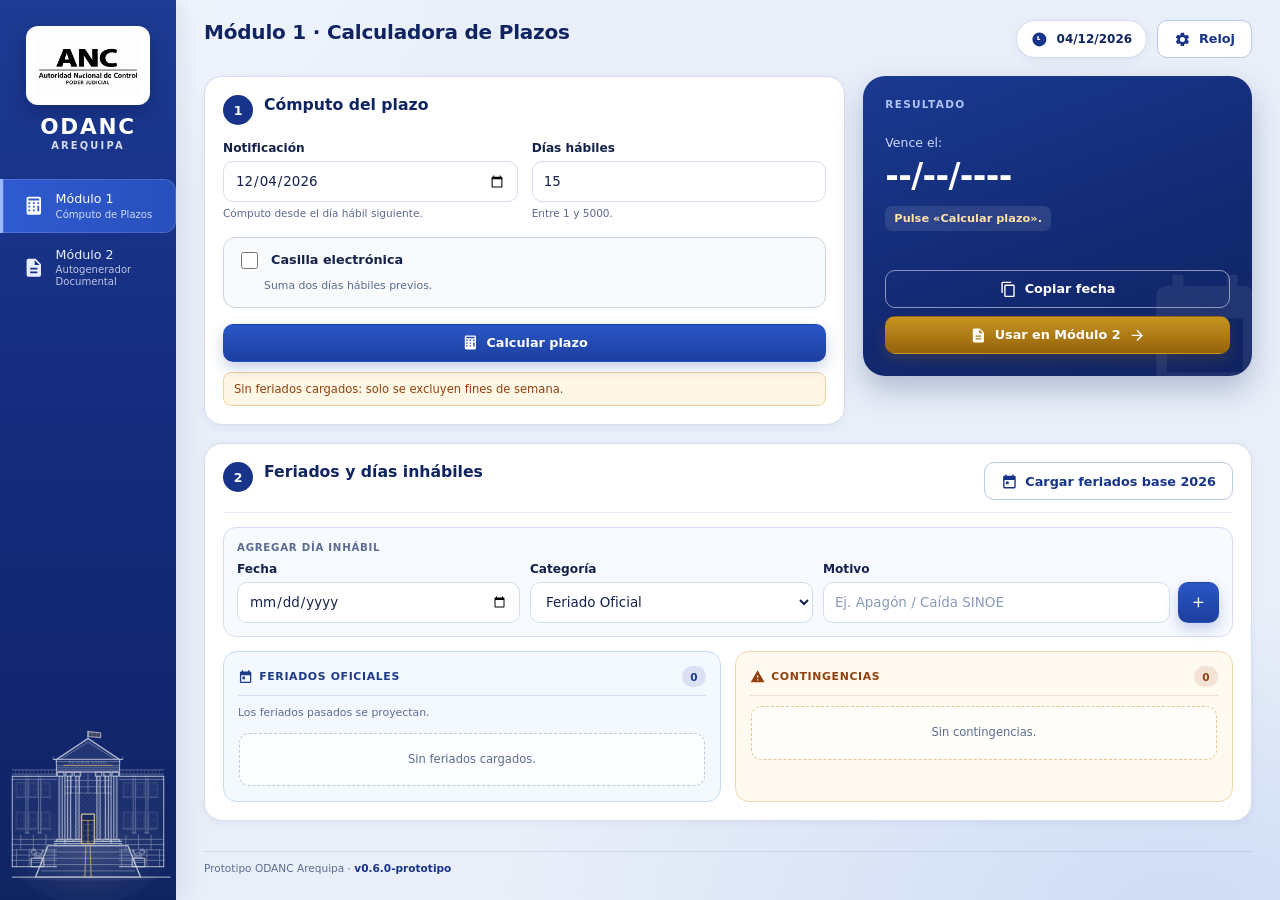
<file: index.html>
<!DOCTYPE html>
<html lang="es">
<head>
  <meta charset="utf-8">
  <meta name="viewport" content="width=device-width, initial-scale=1">
  <meta name="color-scheme" content="light">
  <meta name="description" content="Prototipo del Sistema de Apoyo Procesal de la ODANC Arequipa: cálculo de plazos y autogenerador documental.">
  <title>Módulo 1 · Calculadora de Plazos · ODANC Arequipa</title>
  <link rel="icon" href="assets/logo-anc.jpg" type="image/jpeg">
  <link rel="stylesheet" href="css/styles.css">
</head>
<body>

  <a class="skip-link" href="#contenido">Saltar al contenido</a>

  <svg class="svg-sprite" width="0" height="0" aria-hidden="true" focusable="false">
    <symbol id="calc" viewBox="0 0 24 24"><path d="M18 2H6a2 2 0 0 0-2 2v16a2 2 0 0 0 2 2h12a2 2 0 0 0 2-2V4a2 2 0 0 0-2-2zM8 18H6v-2h2zm0-4H6v-2h2zm0-4H6V8h2zm5 8h-2v-2h2zm0-4h-2v-2h2zm0-4h-2V8h2zm5 8h-2v-6h2zm0-8h-2V8h2zM18 6H6V4h12z"/></symbol>
    <symbol id="doc" viewBox="0 0 24 24"><path d="M14 2H6a2 2 0 0 0-2 2v16a2 2 0 0 0 2 2h12a2 2 0 0 0 2-2V8l-6-6zm2 16H8v-2h8zm0-4H8v-2h8zm-3-5V3.5L18.5 9z"/></symbol>
    <symbol id="bars" viewBox="0 0 24 24"><path d="M5 9.2h3V19H5zM10.6 5h2.8v14h-2.8zm5.6 8H19v6h-2.8z"/></symbol>
    <symbol id="gear" viewBox="0 0 24 24"><path d="M19.14 12.94c.04-.3.06-.61.06-.94s-.02-.64-.07-.94l2.03-1.58a.5.5 0 0 0 .12-.61l-1.92-3.32a.5.5 0 0 0-.59-.22l-2.39.96c-.5-.38-1.03-.7-1.62-.94l-.36-2.54a.48.48 0 0 0-.48-.41h-3.84a.48.48 0 0 0-.47.41l-.36 2.54c-.59.24-1.13.57-1.62.94l-2.39-.96a.48.48 0 0 0-.59.22L2.74 8.87a.48.48 0 0 0 .12.61l2.03 1.58c-.05.3-.09.63-.09.94s.02.64.07.94l-2.03 1.58a.5.5 0 0 0-.12.61l1.92 3.32c.12.22.37.29.59.22l2.39-.96c.5.38 1.03.7 1.62.94l.36 2.54c.05.24.24.41.48.41h3.84c.24 0 .44-.17.47-.41l.36-2.54c.59-.24 1.13-.56 1.62-.94l2.39.96c.22.08.47 0 .59-.22l1.92-3.32a.5.5 0 0 0-.12-.61zM12 15.6A3.6 3.6 0 1 1 15.6 12 3.6 3.6 0 0 1 12 15.6z"/></symbol>
    <symbol id="cal" viewBox="0 0 24 24"><path d="M19 4h-1V2h-2v2H8V2H6v2H5a2 2 0 0 0-2 2v14a2 2 0 0 0 2 2h14a2 2 0 0 0 2-2V6a2 2 0 0 0-2-2zm0 16H5V10h14zM7 12h4v4H7z"/></symbol>
    <symbol id="clock" viewBox="0 0 24 24"><path d="M12 2a10 10 0 1 0 0 20 10 10 0 0 0 0-20zm1 11h-4V7h2v4h2z"/></symbol>
    <symbol id="arrow" viewBox="0 0 24 24"><path d="M12 4l-1.41 1.41L16.17 11H4v2h12.17l-5.58 5.59L12 20l8-8z"/></symbol>
    <symbol id="warning" viewBox="0 0 24 24"><path d="M1 21h22L12 2zM13 18h-2v-2h2zm0-4h-2v-4h2z"/></symbol>
    <symbol id="check" viewBox="0 0 24 24"><path d="M12 2a10 10 0 1 0 0 20 10 10 0 0 0 0-20zm-2 15l-5-5 1.41-1.41L10 14.17l7.59-7.59L19 8z"/></symbol>
    <symbol id="eye" viewBox="0 0 24 24"><path d="M12 4.5C7 4.5 2.73 7.61 1 12c1.73 4.39 6 7.5 11 7.5s9.27-3.11 11-7.5c-1.73-4.39-6-7.5-11-7.5zM12 17a5 5 0 1 1 0-10 5 5 0 0 1 0 10zm0-8a3 3 0 1 0 0 6 3 3 0 0 0 0-6z"/></symbol>
    <symbol id="download" viewBox="0 0 24 24"><path d="M19 9h-4V3H9v6H5l7 7zM5 18v2h14v-2z"/></symbol>
    <symbol id="expand" viewBox="0 0 24 24"><path d="M21 11V3h-8l3.29 3.29-10 10L3 13v8h8l-3.29-3.29 10-10z"/></symbol>
    <symbol id="plus" viewBox="0 0 24 24"><path d="M19 13h-6v6h-2v-6H5v-2h6V5h2v6h6z"/></symbol>
    <symbol id="xmark" viewBox="0 0 24 24"><path d="M18.3 5.71 12 12l6.3 6.29-1.42 1.42L10.59 13.41 4.29 19.7 2.88 18.29 9.17 12 2.88 5.71 4.29 4.29l6.3 6.3 6.29-6.3z"/></symbol>
    <symbol id="info" viewBox="0 0 24 24"><path d="M12 2a10 10 0 1 0 0 20 10 10 0 0 0 0-20zm1 15h-2v-6h2zm0-8h-2V7h2z"/></symbol>
    <symbol id="wand" viewBox="0 0 24 24"><path d="M7.5 5.6 10 7 8.6 4.5 10 2 7.5 3.4 5 2l1.4 2.5L5 7zm12 9.8L17 14l1.4 2.5L17 19l2.5-1.4L22 19l-1.4-2.5L22 14zM22 2l-2.5 1.4L17 2l1.4 2.5L17 7l2.5-1.4L22 7l-1.4-2.5zm-7.63 5.29a1 1 0 0 0-1.41 0L1.29 18.96a1 1 0 0 0 0 1.41l2.34 2.34a1 1 0 0 0 1.41 0L16.7 11.05a1 1 0 0 0 0-1.41zm-1.03 5.49-2.12-2.12 2.44-2.44 2.12 2.12z"/></symbol>
    <symbol id="broom" viewBox="0 0 24 24"><path d="M16 11h-1V3a2 2 0 0 0-2-2h-2a2 2 0 0 0-2 2v8H8a5 5 0 0 0-5 5v7h18v-7a5 5 0 0 0-5-5zm3 10h-2v-3a1 1 0 0 0-2 0v3h-2v-3a1 1 0 0 0-2 0v3H9v-3a1 1 0 0 0-2 0v3H5v-5a3 3 0 0 1 3-3h8a3 3 0 0 1 3 3z"/></symbol>
    <symbol id="copy" viewBox="0 0 24 24"><path d="M16 1H4a2 2 0 0 0-2 2v14h2V3h12zm3 4H8a2 2 0 0 0-2 2v14a2 2 0 0 0 2 2h11a2 2 0 0 0 2-2V7a2 2 0 0 0-2-2zm0 16H8V7h11z"/></symbol>
    <symbol id="file" viewBox="0 0 24 24"><path d="M14 2H6a2 2 0 0 0-2 2v16a2 2 0 0 0 2 2h12a2 2 0 0 0 2-2V8l-6-6zm2 16H8v-2h8zm0-4H8v-2h8zm-3-5V3.5L18.5 9z"/></symbol>
    <symbol id="gavel" viewBox="0 0 24 24"><path d="M1 21h12v2H1zM5.25 8.07l2.83-2.83 14.14 14.14-2.83 2.83zM12.32 1l5.66 5.66-2.83 2.83-5.66-5.66zM3.83 9.49l5.66 5.66-2.83 2.83L1 12.32z"/></symbol>
    <symbol id="folder" viewBox="0 0 24 24"><path d="M10 4H4a2 2 0 0 0-2 2v12a2 2 0 0 0 2 2h16a2 2 0 0 0 2-2V8a2 2 0 0 0-2-2h-8z"/></symbol>
    <symbol id="grid" viewBox="0 0 24 24"><path d="M3 3h8v8H3zm10 0h8v8h-8zM3 13h8v8H3zm10 0h8v8h-8z"/></symbol>
  </svg>

  <div class="app">
    <aside class="sidebar">
      <a class="brand" href="#/plazos" aria-label="ODANC Arequipa, ir a la calculadora de plazos">
        <span class="brand-logo">
          <img src="assets/logo-anc.jpg" width="1563" height="924" alt="Autoridad Nacional de Control del Poder Judicial">
        </span>
        <span class="brand-text"><strong>ODANC</strong><span>AREQUIPA</span></span>
      </a>

      <nav class="nav" aria-label="Navegación principal">
        <a class="nav-link" href="#/plazos" data-nav="plazos" aria-label="Módulo 1, cómputo de plazos">
          <svg class="i" aria-hidden="true"><use href="#calc"></use></svg>
          <span>Módulo 1<small>Cómputo de Plazos</small></span>
        </a>
        <a class="nav-link" href="#/documentos" data-nav="documentos" aria-label="Módulo 2, autogenerador documental">
          <svg class="i" aria-hidden="true"><use href="#doc"></use></svg>
          <span>Módulo 2<small>Autogenerador Documental</small></span>
        </a>
      </nav>

      <div class="sidebar-art" aria-hidden="true">
        <svg class="palace" viewBox="0 0 156 150" role="presentation" focusable="false">
          <defs>
            <linearGradient id="palaceMass" x1="0" y1="0" x2="0" y2="1">
              <stop offset="0" stop-color="#fff" stop-opacity=".08"/>
              <stop offset="1" stop-color="#fff" stop-opacity=".015"/>
            </linearGradient>
            <radialGradient id="palaceGlow" cx="50%" cy="58%" r="55%">
              <stop offset="0" stop-color="#fff" stop-opacity=".10"/>
              <stop offset="1" stop-color="#fff" stop-opacity="0"/>
            </radialGradient>
            <pattern id="palaceHatch" width="3" height="3" patternUnits="userSpaceOnUse" patternTransform="rotate(45)">
              <line x1="0" y1="0" x2="0" y2="3" stroke="#fff" stroke-width=".38" opacity=".6"/>
            </pattern>
            <g id="palaceWindowUpper">
              <rect class="detail" width="8" height="14"/>
              <rect class="fine" x="1.3" y="1.3" width="5.4" height="11.4"/>
              <path class="fine" d="M4 1.3v11.4M1.3 7h5.4"/>
              <path class="detail" d="M-1 14h10"/>
            </g>
            <g id="palaceWindowLower">
              <rect class="detail" width="8" height="16"/>
              <rect class="fine" x="1.3" y="1.3" width="5.4" height="13.4"/>
              <path class="fine" d="M4 1.3v13.4M1.3 8h5.4"/>
              <path class="detail" d="M-1 16h10"/>
              <path class="fine" d="M-.5 17h9"/>
            </g>
          </defs>

          <ellipse cx="78" cy="112" rx="76" ry="54" fill="url(#palaceGlow)"/>
          <path class="mass" d="M6 130V44h42V28l30-20 30 20v16h42v86Z"/>
          <path class="mass" d="M40 110h76l12 30H28Z"/>

          <g class="hatch">
            <rect x="56" y="42" width="44" height="68"/>
            <rect x="48" y="34" width="60" height="8" opacity=".65"/>
            <rect x="6" y="100" width="42" height="30" opacity=".55"/>
            <rect x="108" y="100" width="42" height="30" opacity=".55"/>
          </g>

          <g class="detail">
            <path d="M6 38h42M108 38h42M6 42h42M108 42h42"/>
            <path d="M6 44h42M108 44h42M6 47h42M108 47h42"/>
            <path d="M47 30h62M48 34h60M48 36h60M48 38h60"/>
            <path d="M52 28 78 11.5 104 28"/>
            <path d="M47 28c-2 0-3-1.2-2.2-2.6M109 28c2 0 3-1.2 2.2-2.6"/>
            <path stroke-dasharray="1 1.2" d="M50 39.3h56"/>
            <use href="#palaceWindowUpper" x="10" y="50"/>
            <use href="#palaceWindowUpper" x="22" y="50"/>
            <use href="#palaceWindowUpper" x="34" y="50"/>
            <use href="#palaceWindowUpper" x="112" y="50"/>
            <use href="#palaceWindowUpper" x="124" y="50"/>
            <use href="#palaceWindowUpper" x="136" y="50"/>
            <use href="#palaceWindowLower" x="10" y="78"/>
            <use href="#palaceWindowLower" x="22" y="78"/>
            <use href="#palaceWindowLower" x="34" y="78"/>
            <use href="#palaceWindowLower" x="112" y="78"/>
            <use href="#palaceWindowLower" x="124" y="78"/>
            <use href="#palaceWindowLower" x="136" y="78"/>
            <path d="M19 46v52M21 46v52M31 46v52M33 46v52M121 46v52M123 46v52M133 46v52M135 46v52"/>
            <path d="M18 44h4M18 98h4M30 44h4M30 98h4M120 44h4M120 98h4M132 44h4M132 98h4"/>
            <path d="M6 104h42M6 109h42M6 114h42M6 119h42M6 124h42M108 104h42M108 109h42M108 114h42M108 119h42M108 124h42"/>
            <path d="M14 100v14M26 100v14M38 100v14M10 114v16M22 114v16M34 114v16M46 114v16M114 100v14M126 100v14M138 100v14M110 114v16M122 114v16M134 114v16M146 114v16"/>
            <path d="M56 48h44M56 54h44M56 60h44M62 42v18M70 42v18M78 42v18M86 42v18M94 42v18"/>
            <path d="M38.4 116h79.2M36.8 122h82.4M35.2 128h85.6M33.6 134h88.8"/>
            <path d="M24 122h12M24 130h12M24 126h12M120 122h12M120 130h12M120 126h12"/>
          </g>

          <g class="outline">
            <path d="M6 130V44h42V28l30-20 30 20v16h42v86"/>
            <path d="M6 130h42M108 130h42M6 140h150"/>
            <path d="M48 28 78 8 108 28"/>
            <path d="M45 28h66"/>
            <path d="M48 40h60"/>
            <rect x="50.5" y="44" width="3" height="60"/>
            <rect x="58.5" y="44" width="3" height="60"/>
            <rect x="66.5" y="44" width="3" height="60"/>
            <rect x="86.5" y="44" width="3" height="60"/>
            <rect x="94.5" y="44" width="3" height="60"/>
            <rect x="102.5" y="44" width="3" height="60"/>
            <path d="M49 40h6v4h-6zM57 40h6v4h-6zM65 40h6v4h-6zM85 40h6v4h-6zM93 40h6v4h-6zM101 40h6v4h-6z"/>
            <path d="M48 104h8v2h-8zM56 104h8v2h-8zM64 104h8v2h-8zM84 104h8v2h-8zM92 104h8v2h-8zM100 104h8v2h-8z"/>
            <path d="M46 106h64M46 108h64M46 110h64"/>
            <rect x="72" y="80" width="12" height="28" style="fill:rgba(8,20,56,.62)"/>
            <path d="M56 42v66M100 42v66"/>
            <path d="M40 110h76l12 30H28Z"/>
            <path d="M40 110 28 140M116 110l12 30"/>
            <path d="M78 8V1"/>
            <path d="M78 1.5 90 2.6v4.6L78 6.2Z"/>
            <path d="M24 122h12v8H24Z"/>
            <path d="M120 122h12v8h-12Z"/>
          </g>

          <g class="fine">
            <path d="M9 38.5v3M12.5 38.5v3M16 38.5v3M19.5 38.5v3M23 38.5v3M26.5 38.5v3M30 38.5v3M33.5 38.5v3M37 38.5v3M40.5 38.5v3M44 38.5v3"/>
            <path d="M111 38.5v3M114.5 38.5v3M118 38.5v3M121.5 38.5v3M125 38.5v3M128.5 38.5v3M132 38.5v3M135.5 38.5v3M139 38.5v3M142.5 38.5v3M146 38.5v3"/>
            <path d="M52 46v56M60 46v56M68 46v56M88 46v56M96 46v56M104 46v56"/>
            <path d="M74 90h8v6h-8zM74 100h8v6h-8z"/>
            <path d="M76 110 75 140M80 110l1 30"/>
            <path d="M82 2.3v4.1M86 2.6v4.5"/>
          </g>

          <g class="gold">
            <path d="M72 80h12v28H72Z"/>
            <path d="M72 86h12M78 86v22"/>
            <path d="M76 110 75 140M80 110l1 30"/>
          </g>
          <circle class="gold-fill" cx="78" cy="95" r=".8"/>
          <path class="gold-fill" d="M78 1.5 90 2.6v4.6L78 6.2Z"/>
          <path class="gold" d="M55 33.6h46"/>

          <g class="lions">
            <circle cx="26.5" cy="116.2" r="2.3"/>
            <path d="M24.8 114.8l-1.2-.8M26 114l-.3-1.2M27.4 114.3l.5-1.1"/>
            <path d="M28.6 117.2c1.6-1 3.5-.7 4.6.6l.1 3.7h-1.4v-2.1h-1v2.1h-1.5v-2.1h-1v2.1h-1.4v-2.4c0-.7.6-1.4 1.6-1.9z"/>
            <path d="M33.2 117.8c1.7.4 2.4-1 1.9-2.6"/>
            <circle cx="35.3" cy="115.1" r=".7"/>
            <path d="M24.6 116h-1.2"/>
            <circle cx="129.5" cy="116.2" r="2.3"/>
            <path d="M131.2 114.8l1.2-.8M130 114l.3-1.2M128.6 114.3l-.5-1.1"/>
            <path d="M127.4 117.2c-1.6-1-3.5-.7-4.6.6l-.1 3.7h1.4v-2.1h1v2.1h1.5v-2.1h1v2.1h1.4v-2.4c0-.7-.6-1.4-1.6-1.9z"/>
            <path d="M122.8 117.8c-1.7.4-2.4-1-1.9-2.6"/>
            <circle cx="120.7" cy="115.1" r=".7"/>
            <path d="M131.4 116h1.2"/>
          </g>

          <text class="inscription" x="78" y="32.8" text-anchor="middle">PALACIO DE JUSTICIA</text>
          <ellipse cx="78" cy="141" rx="64" ry="2.5" fill="#fff" opacity=".05"/>
        </svg>
      </div>
    </aside>

    <main class="main" id="contenido">
      <div id="banner-fecha-manual" class="manual-banner" hidden>
        <div class="manual-banner-text">
          <svg class="i" aria-hidden="true"><use href="#warning"></use></svg>
          <span>Fecha manual: <strong id="texto-fecha-manual">--/--/----</strong></span>
        </div>
        <div class="manual-banner-actions">
          <button class="btn btn-amber" type="button" id="btn-banner-cambiar">Cambiar</button>
          <button class="btn btn-amber-dark" type="button" id="btn-banner-desactivar">Volver al equipo</button>
        </div>
      </div>

      <header class="topbar">
        <div class="topbar-title">
          <div class="topbar-heading">
            <h1 id="page-title">Módulo 1 · Calculadora de Plazos</h1>
          </div>
        </div>
        <div class="topbar-actions">
          <div class="chip" title="Fecha de trabajo">
            <svg class="i" aria-hidden="true"><use href="#clock"></use></svg>
            <b id="chip-fecha">--/--/----</b>
            <span id="badge-modo-manual" class="manual-badge" hidden>MANUAL</span>
          </div>
          <button class="btn btn-outline btn-clock" type="button" id="btn-abrir-reloj" title="Ajustar fecha de trabajo" aria-haspopup="dialog">
            <svg class="i" aria-hidden="true"><use href="#gear"></use></svg>
            Reloj
          </button>
        </div>
      </header>

      <div class="view">

        <!-- ============================= MÓDULO 1 ============================= -->
        <section class="page" id="page-plazos" data-page="plazos">
          <h2 class="sr-only">Calculadora de Plazos</h2>

          <div class="calc-layout">
            <section class="card calc-form-card">
              <div class="card-heading">
                <span class="num">1</span>
                <div>
                  <h3>Cómputo del plazo</h3>
                </div>
              </div>

              <div class="field-grid">
                <div class="field">
                  <label for="fecha-inicio" id="label-fecha-inicio">Notificación</label>
                  <input class="input" type="date" id="fecha-inicio">
                  <small class="field-help" id="ayuda-fecha-inicio">Cómputo desde el día hábil siguiente.</small>
                </div>
                <div class="field">
                  <label for="dias-plazo">Días hábiles</label>
                  <input class="input" type="number" id="dias-plazo" value="15" min="1" max="5000" step="1">
                  <small class="field-help">Entre 1 y 5000.</small>
                </div>
              </div>

              <div class="notification-option">
                <label class="notification-label" for="notificacion-electronica">
                  <input type="checkbox" id="notificacion-electronica">
                  <span>Casilla electrónica</span>
                </label>
                <p class="notification-help" id="ayuda-notificacion-electronica">Suma dos días hábiles previos.</p>
              </div>

              <button class="btn btn-primary btn-block" type="button" id="btn-calcular-plazo">
                <svg class="i" aria-hidden="true"><use href="#calc"></use></svg>
                Calcular plazo
              </button>

              <p class="inline-warning" id="aviso-calendario" hidden></p>
            </section>

            <aside class="result-card" aria-labelledby="resultado-titulo">
              <svg class="result-watermark" aria-hidden="true"><use href="#cal"></use></svg>
              <span class="result-eyebrow" id="resultado-titulo">Resultado</span>
              <div class="result-body">
                <p>Vence el:</p>
                <div class="result-date" id="resultado-fecha" aria-live="polite">--/--/----</div>
                <p class="result-detail" id="resultado-detalle">Pulse «Calcular plazo».</p>
                <div class="result-notification" id="resultado-notificacion" hidden>
                  <strong>Casilla electrónica</strong>
                  <span>Dos días previos aplicados.</span>
                </div>
                <p class="result-warning" id="resultado-aviso" hidden></p>
              </div>
              <div class="result-actions">
                <button class="btn btn-ghost-light btn-block" type="button" id="btn-copiar">
                  <svg class="i" aria-hidden="true"><use href="#copy"></use></svg>
                  Copiar fecha
                </button>
                <button class="btn btn-gold btn-block" type="button" id="btn-usar-modulo2">
                  <svg class="i" aria-hidden="true"><use href="#doc"></use></svg>
                  Usar en Módulo 2
                  <svg class="i" aria-hidden="true"><use href="#arrow"></use></svg>
                </button>
              </div>
            </aside>
          </div>

          <section class="card calendar-card">
            <div class="card-heading-row">
              <div class="card-heading">
                <span class="num">2</span>
                <div>
                  <h3>Feriados y días inhábiles</h3>
                </div>
              </div>
              <button class="btn btn-outline" type="button" id="btn-feriados-base">
                <svg class="i" aria-hidden="true"><use href="#cal"></use></svg>
                <span id="texto-feriados-base">Cargar feriados base del año</span>
              </button>
            </div>

            <div class="holiday-form">
              <span class="mini-label">Agregar día inhábil</span>
              <div class="holiday-form-grid">
                <div class="field">
                  <label for="fecha-inhabil">Fecha</label>
                  <input class="input" type="date" id="fecha-inhabil">
                </div>
                <div class="field">
                  <label for="tipo-inhabil">Categoría</label>
                  <select class="input" id="tipo-inhabil">
                    <option value="oficial">Feriado Oficial</option>
                    <option value="contingencia">Contingencia</option>
                  </select>
                </div>
                <div class="field">
                  <label for="motivo-inhabil">Motivo</label>
                  <div class="inline-field">
                    <input class="input" type="text" id="motivo-inhabil" placeholder="Ej. Apagón / Caída SINOE">
                    <button class="btn btn-primary btn-icon" type="button" id="btn-agregar-inhabil" aria-label="Agregar día inhábil">
                      <svg class="i" aria-hidden="true"><use href="#plus"></use></svg>
                    </button>
                  </div>
                </div>
              </div>
            </div>

            <div class="holiday-grid">
              <div class="holiday-group official">
                <div class="holiday-head">
                  <span class="holiday-title"><svg class="i" aria-hidden="true"><use href="#cal"></use></svg> Feriados oficiales</span>
                  <span class="count" id="badge-count-oficial">0</span>
                </div>
                <p class="holiday-note">Los feriados pasados se proyectan.</p>
                <div class="holiday-list" id="lista-feriados-oficiales" aria-live="polite"></div>
              </div>
              <div class="holiday-group contingency">
                <div class="holiday-head">
                  <span class="holiday-title"><svg class="i" aria-hidden="true"><use href="#warning"></use></svg> Contingencias</span>
                  <span class="count" id="badge-count-contingencia">0</span>
                </div>
                <div class="holiday-list" id="lista-feriados-contingencias" aria-live="polite"></div>
              </div>
            </div>
          </section>
        </section>

        <!-- ============================= MÓDULO 2 ============================= -->
        <section class="page" id="page-documentos" data-page="documentos" hidden>
          <h2 class="sr-only">Autogenerador Documental</h2>

          <div class="doc-layout">
            <section class="card doc-form">
              <div class="tabs" role="tablist" aria-label="Secciones del autogenerador">
                <button class="tab is-active" type="button" role="tab" aria-selected="true" id="tab-nuevo" aria-controls="vista-nuevo-documento">
                  <svg class="i" aria-hidden="true"><use href="#doc"></use></svg>Nuevo Documento
                </button>
                <button class="tab" type="button" role="tab" aria-selected="false" id="tab-documentos" aria-controls="vista-mis-documentos">
                  <svg class="i" aria-hidden="true"><use href="#folder"></use></svg>Mis Documentos
                </button>
                <button class="tab" type="button" role="tab" aria-selected="false" id="tab-plantillas" aria-controls="vista-plantillas">
                  <svg class="i" aria-hidden="true"><use href="#grid"></use></svg>Plantillas
                </button>
              </div>

              <div id="vista-nuevo-documento" role="tabpanel" aria-labelledby="tab-nuevo">
              <div class="wizard-heading"><div><span class="wizard-eyebrow">PREPARAR BORRADOR</span><h3 id="wizard-title">Resolución Consentida</h3></div><button class="btn btn-outline btn-small" type="button" id="cargar-ejemplo">Cargar ejemplo</button></div>
              <nav class="wizard-steps" aria-label="Pasos del documento"></nav>
              <div class="doc-form-body">
                <div class="form-section">
                  <h3><span class="num">1</span>Documento</h3>
                  <input type="hidden" id="sol-tipo" value="consentida">
                  <div class="selection-matrix">
                    <div class="field"><label for="doc-unidad">1. Área</label><select class="input" id="doc-unidad"><option selected value="Calificación">Calificación e Investigación Preliminar</option><option value="Prevención">Prevención, Supervisión e Inspección</option><option value="Procedimiento Administrativo Disciplinario">Procedimiento Administrativo Disciplinario</option><option value="Sanción y Apelación">Sanción y Apelación</option><option value="Jefatura / Juez de Paz">Jefatura de la ODANC</option></select></div>
                    
                    <div class="field"><label for="doc-formato-consentida">3. Formato</label><select class="input" id="doc-formato-consentida"></select></div>
                  </div>
                  <p class="field-help" id="doc-estado"></p>
                  <div class="document-selection-title">2. Documento <small>Elija una tarjeta para ver sus formatos</small></div>
                  <div id="catalogo-tipos" class="document-catalog"></div>
                  <div id="doc-plantilla-info" hidden></div>

                </div>

                <div class="form-section">
                  <h3><span class="num">2</span>Datos generales</h3>
                  <div class="field-grid field-grid-compact">
                    <div class="field">
                      <label for="sol-queja" id="label-sol-queja">EXPEDIENTE</label>
                      <input class="input" type="text" id="sol-queja" autocomplete="off">
                    </div>
                    <div class="field">
                      <label for="sol-origen">Origen de queja</label>
                      <input class="input" type="text" id="sol-origen" autocomplete="off">
                    </div>
                    <div class="field">
                      <label for="sol-investigacion">Quejoso</label>
                      <input class="input" type="text" id="sol-investigacion" placeholder="Si consta en el expediente" autocomplete="off">
                    </div>
                    <div class="field">
                      <label for="sol-quejado" id="label-sol-quejado">Quejado</label>
                      <input class="input" type="text" id="sol-quejado" placeholder="Opcional" autocomplete="off">
                    </div>
                    <div class="field">
                      <label for="sol-resolucion-actual" id="label-sol-resolucion-actual">Resolución N°</label>
                      <input class="input" type="text" id="sol-resolucion-actual" inputmode="numeric" autocomplete="off">
                    </div>
                    <div class="field" id="field-sol-referencia" hidden>
                      <label for="sol-referencia">Resolución de referencia</label>
                      <input class="input" type="text" id="sol-referencia" autocomplete="off">
                    </div>
                  </div>
                </div>

                <div id="form-consentida">
                  <div class="form-section">
                    <h3><span class="num">3</span>Resolución consentida</h3>
                    <div class="field-grid field-grid-compact">
                      <div class="field">
                        <label for="sol-resolucion-consentida">Resolución anterior N°</label>
                        <input class="input" type="number" id="sol-resolucion-consentida" min="1" max="999" step="1">
                      </div>
                      <div class="field">
                        <label for="sol-fecha-consentida">Fecha de la resolución anterior</label>
                        <input class="input" type="date" id="sol-fecha-consentida">
                      </div>
                      <div class="field"><label for="sol-fecha-actual">Fecha de la nueva resolución</label><input class="input" type="date" id="sol-fecha-actual"></div>
                    </div>
                    <div class="notification-heading"><h4>Personas notificadas</h4><button class="btn btn-outline btn-small" type="button" id="agregar-notificacion">+ Agregar persona</button></div>
                    <input type="hidden" id="sol-notificaciones" value="[]">
                    <div id="notificaciones-lista"></div>
                    <div class="field"><label for="sol-recursos">Revisión de recursos</label><select id="sol-recursos" class="input"><option value="">Pendiente de verificar</option><option value="sin">Se verificó: no se presentó recurso</option><option value="con">Existe un recurso presentado</option></select></div>
                    <div class="field"><label for="sol-verificacion">Sustento de la revisión</label><input class="input" id="sol-verificacion" placeholder="Registro consultado y responsable"></div>

                  </div>

                  <div class="form-section">
                    <h3><span class="num">4</span>Textos legales</h3>
                    <details class="legal-details">
                      <summary>Contenido de la resolución anterior</summary>
                      <div class="field">
                        <label for="sol-considerando">Resumen de lo decidido</label>
                        <textarea class="input textarea" id="sol-considerando" rows="4"></textarea>
                      </div>
                      <div class="field">
                        <label for="sol-parte">Extremo que se declara consentido</label>
                        <textarea class="input textarea" id="sol-parte" rows="3"></textarea>
                      </div>
                    </details>
                  </div>
                </div>

                <div id="form-general" hidden><div class="form-section" id="datos-tramite"><h3>Datos del trámite</h3><div id="campos-tramite"></div></div>
                  <div class="form-section">
                    <h3><span class="num">3</span>Contenido de la resolución</h3>
                    <div class="field-grid field-grid-compact">
                      <div class="field">
                        <label for="gen-fecha">Fecha de la resolución</label>
                        <input class="input" type="date" id="gen-fecha">
                      </div>
                    </div>
                    <div class="field">
                      <label for="gen-considerando">Considerando</label>
                      <textarea class="input textarea" id="gen-considerando" rows="4"></textarea>
                      <small class="field-help">Marcadores disponibles: {FECHA_NOTIFICACION}, {FECHA_VENCIMIENTO}, {DIAS_HABILES}, {EXPEDIENTE}, {PARTES}, {RESOLUCION_REFERENCIA}.</small>
                    </div>
                    <div class="field">
                      <label for="gen-resuelve">Parte resolutiva</label>
                      <textarea class="input textarea" id="gen-resuelve" rows="3"></textarea>
                    </div>
                  </div>
                </div>

                <div id="form-informe" hidden>
                  <div class="form-section">
                    <h3><span class="num">3</span>Contenido del informe</h3>
                    <div class="field-grid field-grid-compact">
                      <div class="field">
                        <label for="inf-fecha">Fecha del informe</label>
                        <input class="input" type="date" id="inf-fecha">
                      </div>
                    </div>
                    <div class="field">
                      <label for="inf-antecedentes">Antecedentes</label>
                      <textarea class="input textarea" id="inf-antecedentes" rows="3"></textarea>
                    </div>
                    <div class="field">
                      <label for="inf-analisis">Análisis</label>
                      <textarea class="input textarea" id="inf-analisis" rows="3"></textarea>
                    </div>
                    <div class="field">
                      <label for="inf-conclusion">Conclusión</label>
                      <textarea class="input textarea" id="inf-conclusion" rows="2"></textarea>
                    </div>
                    <div class="field">
                      <label for="inf-recomendacion">Recomendación</label>
                      <textarea class="input textarea" id="inf-recomendacion" rows="2"></textarea>
                    </div>
                    <small class="field-help">Marcadores disponibles: {FECHA_NOTIFICACION}, {FECHA_VENCIMIENTO}, {DIAS_HABILES}, {EXPEDIENTE}, {PARTES}, {ORIGEN}.</small>
                  </div>
                </div>

                <div class="form-section">
                  <h3><span class="num">5</span>Firma</h3>
                  <div class="field-grid field-grid-compact">
                    <div class="field field-span-2">
                      <label for="sol-firmante">Firmante</label>
                      <input class="input" type="text" id="sol-firmante" autocomplete="off">
                    </div>
                    <div class="field">
                      <label for="sol-cargo">Cargo</label>
                      <input class="input" type="text" id="sol-cargo" autocomplete="off">
                    </div>
                    <div class="field">
                      <label for="sol-iniciales">Iniciales</label>
                      <input class="input" type="text" id="sol-iniciales" autocomplete="off">
                    </div>
                  </div>
                </div>

                <div class="form-section">
                  <h3><span class="num">6</span>Fechas del Módulo 1</h3>
                  <div class="dates-box">
                    <svg class="i" aria-hidden="true"><use href="#cal"></use></svg>
                    <div class="date-cell"><span>Notificación</span><b id="doc-fecha-notificacion">--/--/----</b></div>
                    <div class="date-cell"><span>Vencimiento</span><b id="doc-fecha-vencimiento">--/--/----</b></div>
                    <div class="date-cell is-center"><span>Días</span><b id="doc-dias">15</b></div>
                  </div>
                  <div class="dates-status">
                    <span class="status-pill pending" id="doc-fechas-pill">Sin cálculo</span>
                    <a class="link-inline" href="#/plazos">Ir al Módulo 1</a>
                  </div>
                  <p class="field-help" id="texto-fechas-ayuda">Aplique el cálculo a la persona correspondiente en Contenido.</p>
                </div>

                <div class="form-section">
                  <h3>Descargar borrador</h3>
                  <div class="field">
                    <label for="ref-formato">Formato</label>
                    <select class="input" id="ref-formato">
                      <option value="word">Documento Word (.doc)</option>
                      <option value="pdf">PDF (imprimir)</option>
                    </select>
                  </div>
                </div>
              </div>

              <div class="wizard-navigation"><button type="button" class="btn btn-outline" id="paso-anterior">Anterior</button><span id="paso-contador"></span><button type="button" class="btn btn-primary" id="paso-siguiente">Continuar →</button></div>
              <div class="doc-actions">
                <button class="btn btn-primary" type="button" id="btn-generar">
                  <svg class="i" aria-hidden="true"><use href="#wand"></use></svg> Descargar borrador
                </button>
                <button class="btn btn-outline" type="button" id="btn-guardar-documento">
                  <svg class="i" aria-hidden="true"><use href="#check"></use></svg> Guardar
                </button>
                <button class="btn btn-ghost" type="button" id="btn-limpiar" title="Conserva firmante, cargo e iniciales">
                  <svg class="i" aria-hidden="true"><use href="#broom"></use></svg> Nuevo
                </button>
              </div>
              </div>

              <section class="template-gallery" id="vista-plantillas" hidden><h3>Plantillas</h3><p class="field-help">Modelos de trabajo sujetos a validación.</p><div id="plantillas-lista"></div></section>
              <section class="doc-library" id="vista-mis-documentos" role="tabpanel" aria-labelledby="tab-documentos" hidden>
                <div class="library-head">
                  <div>
                    <h3 id="library-title"><svg class="i" aria-hidden="true"><use href="#folder"></use></svg> Mis Documentos</h3>
                    <p class="field-help">Borradores guardados en este equipo. Use datos de prueba.</p>
                  </div>
                  <button class="btn btn-primary" type="button" id="btn-nuevo-documento">
                    <svg class="i" aria-hidden="true"><use href="#plus"></use></svg> Nuevo documento
                  </button>
                </div>

                <div class="library-filters">
                  <div class="field">
                    <label for="filtro-documentos">Buscar</label>
                    <input class="input" type="search" id="filtro-documentos" placeholder="Título, expediente o unidad" autocomplete="off">
                  </div>
                  <div class="field">
                    <label for="filtro-grupo">Tipo de documento</label>
                    <select class="input" id="filtro-grupo"><option value="">Todos</option></select>
                  </div>
                  <div class="field">
                    <label for="filtro-estado">Estado</label>
                    <select class="input" id="filtro-estado">
                      <option value="">Todos</option>
                      <option value="borrador">Borrador</option>

                    </select>
                  </div>
                </div>

                <p class="library-note" id="library-storage-note" hidden></p>
                <div id="lista-documentos" class="library-list" aria-live="polite"></div>
                <div id="library-empty" class="library-empty" hidden>
                  <strong>No hay documentos guardados.</strong>
                  <span>Cree un documento y pulse «Guardar».</span>
                </div>
              </section>
            </section>

            <aside class="preview-panel" aria-label="Vista previa del borrador">
              <div class="pv-head">
                <h3><svg class="i" aria-hidden="true"><use href="#eye"></use></svg>Vista previa</h3>
                <button class="btn btn-ghost-light btn-small" type="button" id="btn-pantalla-completa" aria-expanded="false">
                  <svg class="i" aria-hidden="true"><use href="#expand"></use></svg>
                  <span id="texto-pantalla-completa">Pantalla completa</span>
                </button>
              </div>

              <article class="paper paper-doc">
                <span class="paper-watermark" aria-hidden="true">BORRADOR</span>
                <div class="paper-inner" id="doc-contenido"></div>
              </article>

              <div class="pv-actions">
                <button class="btn btn-ghost-light" type="button" id="btn-descargar-word" title="Descargar Word">
                  <svg class="i" aria-hidden="true"><use href="#download"></use></svg> Word
                </button>
                <button class="btn btn-ghost-light" type="button" id="btn-imprimir" title="Imprimir o guardar PDF">
                  <svg class="i" aria-hidden="true"><use href="#file"></use></svg> PDF
                </button>
              </div>
            </aside>
          </div>
        </section>

      </div>

      <footer class="app-footer">
        <span>Prototipo ODANC Arequipa · <b>v0.6.0-prototipo</b></span>
      </footer>
    </main>
  </div>

  <!-- Modal de control de fecha -->
  <div id="modal-reloj" class="modal" hidden>
    <div class="modal-backdrop" data-close-reloj></div>
    <div class="modal-panel" role="dialog" aria-modal="true" aria-labelledby="modal-reloj-title" tabindex="-1">
      <div class="modal-head">
        <h2 id="modal-reloj-title">
          <svg class="i" aria-hidden="true"><use href="#clock"></use></svg>
          Fecha de trabajo
        </h2>
        <button class="icon-btn" type="button" id="btn-cerrar-modal-reloj" aria-label="Cerrar">
          <svg class="i" aria-hidden="true"><use href="#xmark"></use></svg>
        </button>
      </div>
      <p class="modal-text">Fecha de trabajo distinta a la del equipo.</p>
      <div class="field">
        <label for="input-fecha-manual">Fecha</label>
        <input class="input" type="date" id="input-fecha-manual" min="1900-01-01" max="2100-12-31">
      </div>
      <div class="modal-alert" id="modal-alerta-manual" hidden>
        <svg class="i" aria-hidden="true"><use href="#warning"></use></svg>
        <span>Modo manual activado.</span>
      </div>
      <div class="modal-actions">
        <button class="btn btn-primary" type="button" id="btn-activar-manual">
          <svg class="i" aria-hidden="true"><use href="#check"></use></svg>
          Usar esta fecha
        </button>
        <button class="btn btn-outline" type="button" id="btn-desactivar-manual" hidden>
          <svg class="i" aria-hidden="true"><use href="#clock"></use></svg>
          Volver al equipo
        </button>
        <button class="btn btn-ghost" type="button" id="btn-cancelar-reloj">Cancelar</button>
      </div>
    </div>
  </div>

  <div id="toast" class="toast" role="status" aria-live="polite" aria-atomic="true"></div>

  <noscript>
    <div class="noscript">Este prototipo necesita JavaScript habilitado para calcular y guardar los plazos.</div>
  </noscript>

  <script src="js/plantillas.js"></script>
  <script src="js/storage/document-store.js"></script>
  <script src="js/modulo2-panel.js"></script>
  <script src="js/app.js"></script>
</body>
</html>
</file>
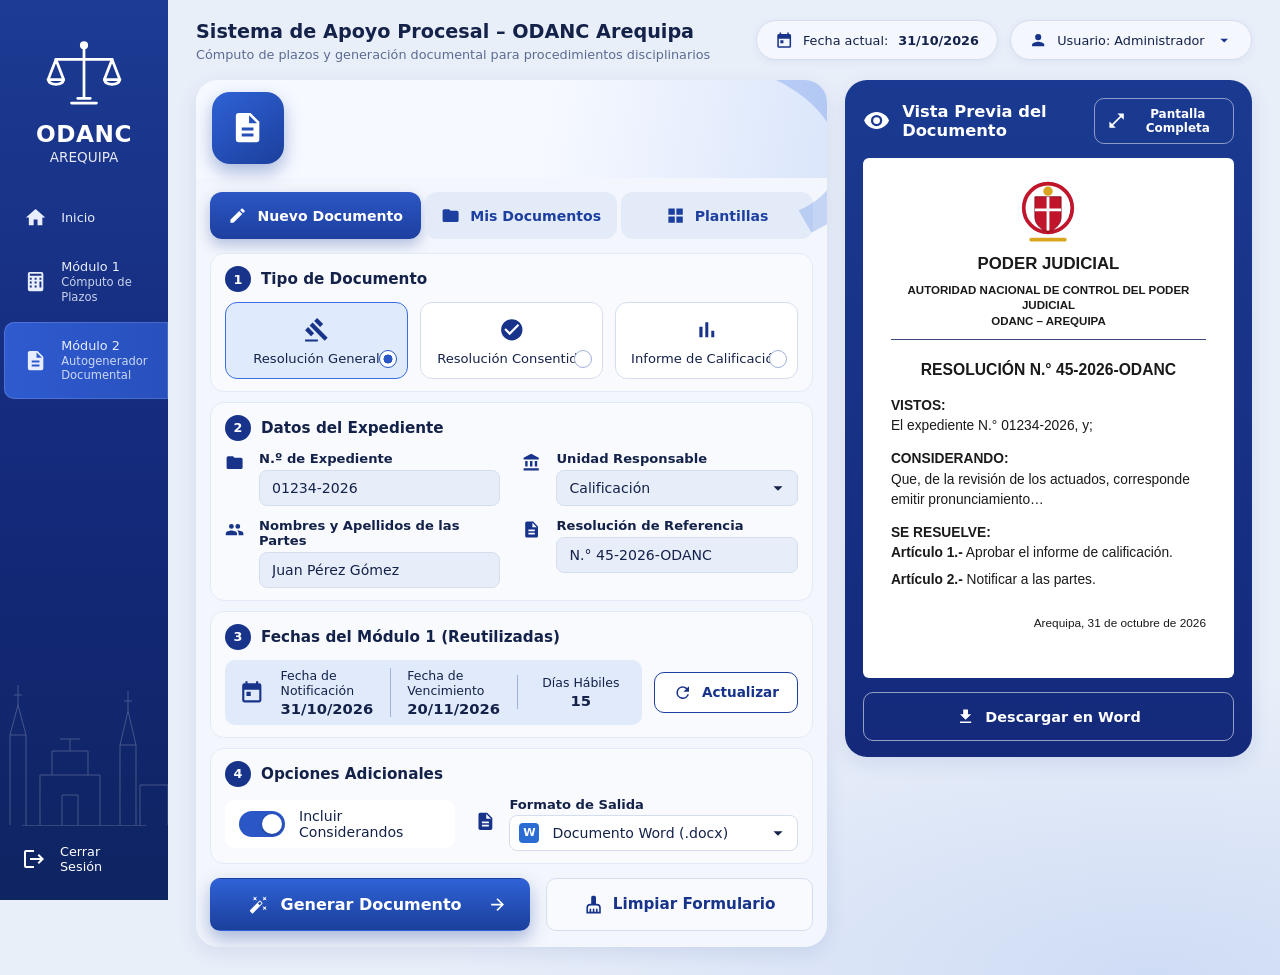
<file: modulo2-autogenerador.html>
<!DOCTYPE html>
<html lang="es">
<head>
<meta charset="utf-8">
<meta name="viewport" content="width=device-width, initial-scale=1">
<title>Módulo 2 – Autogenerador Documental · ODANC Arequipa</title>
<style>
:root{
  --navy-900:#0f2461; --navy-800:#17338a; --navy-700:#1d3f9f; --blue-600:#2a56c6; --blue-500:#3b6fe0;
  --blue-100:#e3ecfb; --blue-50:#eef3fc; --bg:#e9eff9; --card:#fff; --line:#d5deef;
  --text:#14224a; --muted:#5b6b91; --radius:14px;
  --shadow:0 6px 20px rgba(23,51,138,.10);
}
*{box-sizing:border-box;margin:0;padding:0}
html{font-size:16px}
body{font-family:Inter,"Segoe UI",system-ui,-apple-system,Roboto,Arial,sans-serif;color:var(--text);
  background:radial-gradient(1200px 500px at 90% 100%,#cfdcf5 0,transparent 60%),var(--bg);min-height:100vh}
svg.i{width:1em;height:1em;fill:currentColor;flex:none}
button,input,select{font:inherit;color:inherit}
button{cursor:pointer}

/* ---------- Layout ---------- */
.app{display:grid;grid-template-columns:168px 1fr;min-height:100vh}

/* ---------- Sidebar ---------- */
.sidebar{position:sticky;top:0;height:100vh;display:flex;flex-direction:column;color:#fff;overflow:hidden;
  background:linear-gradient(180deg,#1c3b93 0%,#14297a 55%,#0f2461 100%)}
.brand{text-align:center;padding:36px 12px 28px}
.brand svg{width:78px;height:78px;margin:0 auto 6px;display:block}
.brand strong{display:block;font-size:1.45rem;letter-spacing:.5px;font-weight:700}
.brand span{font-size:.85rem;opacity:.9}
.nav{display:flex;flex-direction:column;gap:6px;padding:0 0 0 0}
.nav a{display:flex;align-items:center;gap:14px;padding:12px 16px 12px 24px;color:#e8eeff;text-decoration:none;
  font-size:.8rem;line-height:1.25;transition:background .2s}
.nav a svg{font-size:1.45rem}
.nav a small{display:block;font-size:.72rem;opacity:.85}
.nav a:hover{background:rgba(255,255,255,.08)}
.nav a.active{background:linear-gradient(90deg,#2f5bd0,#2850bd);border-radius:10px 0 0 10px;margin-left:4px;
  padding:16px 14px 16px 20px;box-shadow:inset 0 0 0 1px rgba(255,255,255,.15)}
.sidebar .skyline{margin-top:auto;opacity:.22;height:170px;width:100%}
.logout{display:flex;align-items:center;gap:14px;padding:18px 24px;border-top:1px solid rgba(255,255,255,.15);
  margin:0 22px 8px;padding-left:0;color:#fff;font-size:.8rem;text-decoration:none}
.logout svg{font-size:1.5rem}

/* ---------- Main ---------- */
.main{padding:20px 28px 28px;min-width:0}
.topbar{display:flex;justify-content:space-between;align-items:flex-start;gap:16px;flex-wrap:wrap;margin-bottom:18px}
.topbar h1{font-size:1.2rem;font-weight:700}
.topbar p{font-size:.8rem;color:var(--muted);margin-top:4px}
.chips{display:flex;gap:12px;flex-wrap:wrap}
.chip{display:flex;align-items:center;gap:10px;background:#f4f7fd;border:1px solid var(--line);border-radius:999px;
  padding:10px 18px;font-size:.8rem;box-shadow:0 2px 8px rgba(23,51,138,.06)}
.chip svg{font-size:1.15rem;color:var(--navy-800)}

.grid{display:grid;grid-template-columns:minmax(0,1.55fr) minmax(0,1fr);gap:18px;align-items:start}

/* ---------- Form card ---------- */
.card{background:#f3f6fc;border-radius:22px;box-shadow:var(--shadow);overflow:hidden;position:relative}
.card-head{display:flex;align-items:center;gap:20px;padding:12px 16px 14px;position:relative;
  background:linear-gradient(100deg,#f6f9ff 55%,#dbe6fb 100%)}
.card-head::after{content:"";position:absolute;right:-40px;top:-40px;width:230px;height:150px;border-radius:50%;
  border:26px solid rgba(59,111,224,.25);border-left-color:transparent;border-bottom-color:transparent;transform:rotate(15deg)}
.badge{width:72px;height:72px;border-radius:18px;background:linear-gradient(145deg,#2f62d6,#1b3f9c);color:#fff;
  display:grid;place-items:center;font-size:2.2rem;box-shadow:0 8px 18px rgba(27,63,156,.35);flex:none}
.card-head h2{font-size:1.5rem;color:var(--navy-800);font-weight:700}
.card-head p{font-size:.8rem;color:var(--navy-700);margin-top:2px}

.tabs{display:grid;grid-template-columns:1.1fr 1fr 1fr;gap:4px;margin:0 14px;padding:0}
.tab{display:flex;align-items:center;justify-content:center;gap:10px;padding:14px 10px;border:0;border-radius:12px;
  background:#e4ebf8;color:var(--navy-700);font-weight:600;font-size:.88rem}
.tab svg{font-size:1.2rem}
.tab.active{background:linear-gradient(180deg,#2c57c4,#1d3f9f);color:#fff;box-shadow:0 6px 14px rgba(29,63,159,.3)}

.sections{padding:14px;display:flex;flex-direction:column;gap:10px}
.sec{background:#f8fafe;border:1px solid #e3eaf7;border-radius:14px;padding:12px 14px}
.sec>h3{display:flex;align-items:center;gap:10px;font-size:.95rem;font-weight:700;margin-bottom:10px}
.num{width:26px;height:26px;border-radius:50%;background:var(--navy-800);color:#fff;display:grid;place-items:center;
  font-size:.8rem;font-weight:700;flex:none}

/* type selector */
.types{display:grid;grid-template-columns:repeat(3,1fr);gap:12px}
.type{position:relative;display:flex;flex-direction:column;align-items:center;gap:8px;padding:14px 8px 12px;
  background:#fff;border:1px solid var(--line);border-radius:12px;font-size:.82rem;font-weight:500;color:var(--text)}
.type svg.i{font-size:1.6rem;color:var(--navy-800)}
.type .radio{position:absolute;right:10px;bottom:10px;width:18px;height:18px;border-radius:50%;border:1.5px solid #9fb2d9;background:#fff}
.type.selected{background:#dfeafc;border:1.5px solid var(--blue-500)}
.type.selected .radio{border-color:var(--blue-600);background:radial-gradient(circle,var(--blue-600) 0 38%,#fff 42%)}

/* fields */
.fields{display:grid;grid-template-columns:1fr 1fr;gap:12px 22px}
.field{display:grid;grid-template-columns:24px 1fr;column-gap:10px;align-items:start}
.field>svg{font-size:1.2rem;color:var(--navy-800);margin-top:2px}
.field label{font-size:.82rem;font-weight:600;margin-bottom:4px;display:block}
.input,.select{width:100%;height:36px;padding:0 12px;border:1px solid var(--line);border-radius:8px;background:#e8eef9;
  font-size:.88rem;outline:0;transition:border-color .2s,box-shadow .2s}
.input:focus,.select:focus{border-color:var(--blue-500);box-shadow:0 0 0 3px rgba(59,111,224,.2)}
.select{appearance:none;-webkit-appearance:none;padding-right:34px;
  background:#e8eef9 url("data:image/svg+xml,%3Csvg xmlns='http://www.w3.org/2000/svg' viewBox='0 0 24 24'%3E%3Cpath d='M7 10l5 5 5-5z' fill='%2314224a'/%3E%3C/svg%3E") no-repeat right 8px center/22px}

/* dates */
.dates{display:flex;align-items:center;gap:12px;flex-wrap:wrap}
.dates-box{flex:1;min-width:280px;display:flex;align-items:center;background:#e1eafa;border-radius:10px;padding:8px 14px;gap:16px}
.dates-box>svg{font-size:1.6rem;color:var(--navy-800)}
.dt{flex:1;font-size:.78rem}
.dt span{display:block;color:var(--text)}
.dt b{display:block;font-size:.92rem;font-weight:600;margin-top:2px}
.dt+.dt{border-left:1px solid #9fb2d9;padding-left:16px}
.dt.c{text-align:center}
.btn{display:inline-flex;align-items:center;justify-content:center;gap:10px;border-radius:10px;border:1.5px solid var(--navy-700);
  background:#fff;color:var(--navy-800);font-weight:600;font-size:.85rem;padding:10px 18px;transition:transform .15s,box-shadow .15s}
.btn:hover{transform:translateY(-1px);box-shadow:0 6px 14px rgba(29,63,159,.18)}
.btn svg{font-size:1.2rem}

/* options */
.opts{display:grid;grid-template-columns:1fr 1.4fr;gap:20px;align-items:center}
.switch{display:flex;align-items:center;gap:14px;font-size:.88rem;font-weight:500;background:#fff;border-radius:10px;padding:8px 14px}
.switch input{appearance:none;-webkit-appearance:none;width:46px;height:26px;border-radius:999px;background:#b9c6e2;position:relative;
  cursor:pointer;transition:background .2s;flex:none}
.switch input::after{content:"";position:absolute;top:3px;left:3px;width:20px;height:20px;border-radius:50%;background:#fff;
  box-shadow:0 1px 3px rgba(0,0,0,.3);transition:left .2s}
.switch input:checked{background:var(--blue-600)}
.switch input:checked::after{left:23px}
.format{display:grid;grid-template-columns:24px 1fr;column-gap:10px}
.format>svg{font-size:1.3rem;color:var(--navy-800);margin-top:14px}
.format label{font-size:.82rem;font-weight:600;margin-bottom:3px;display:block}
.select.word{padding-left:42px;background-color:#fff}
.fmt-wrap{position:relative}
.fmt-wrap .w{position:absolute;left:10px;top:50%;transform:translateY(-50%);width:20px;height:20px;border-radius:4px;background:#2b6cd4;
  color:#fff;font-size:.7rem;font-weight:800;display:grid;place-items:center;pointer-events:none}

/* actions */
.actions{display:grid;grid-template-columns:1.2fr 1fr;gap:16px;padding:0 14px 16px}
.btn.primary{background:linear-gradient(180deg,#2f62d6,#1b3f9c);color:#fff;border-color:transparent;font-size:1rem;
  padding:16px 22px;justify-content:space-between;box-shadow:0 8px 18px rgba(27,63,156,.35)}
.btn.primary span{display:flex;align-items:center;gap:12px;margin:0 auto}
.btn.ghost{font-size:.95rem;padding:16px;border-color:var(--line);background:#f8fafe;color:var(--navy-800)}

/* ---------- Preview panel ---------- */
.preview{background:linear-gradient(180deg,#1a3a91,#14297a);color:#fff;border-radius:22px;padding:18px 18px 16px;
  box-shadow:var(--shadow);position:sticky;top:20px}
.pv-head{display:flex;align-items:center;justify-content:space-between;gap:10px;margin-bottom:14px}
.pv-head h2{display:flex;align-items:center;gap:12px;font-size:1.02rem;font-weight:600}
.pv-head h2 svg{font-size:1.7rem}
.btn.full{border-color:rgba(255,255,255,.5);background:transparent;color:#fff;font-size:.75rem;padding:8px 12px;gap:8px}
.btn.full:hover{background:rgba(255,255,255,.1)}
.paper{background:#fff;color:#1a1a1a;border-radius:6px;padding:22px 28px;height:520px;overflow:auto;font-family:"Segoe UI",Arial,sans-serif;font-size:.86rem;line-height:1.5}
.paper::-webkit-scrollbar{width:10px}
.paper::-webkit-scrollbar-thumb{background:#c4ccdd;border-radius:6px}
.paper .escudo{display:block;width:56px;margin:0 auto 6px}
.paper .t1{text-align:center;font-weight:700;font-size:1.05rem}
.paper .t2{text-align:center;font-weight:700;font-size:.72rem;margin:6px 0 10px;line-height:1.35}
.paper hr{border:0;border-top:1px solid #3a4a7a;margin:6px 0 18px}
.paper h4{text-align:center;font-size:.98rem;margin-bottom:14px;font-weight:700}
.paper b.k{display:block;margin-top:12px}
.paper .fecha{text-align:right;font-size:.74rem;margin-top:24px}
.btn.word{width:100%;margin-top:14px;padding:14px;background:transparent;border-color:rgba(255,255,255,.55);color:#fff;font-size:.9rem}
.btn.word:hover{background:rgba(255,255,255,.1)}

/* ---------- Responsive ---------- */
@media (max-width:1200px){
  .grid{grid-template-columns:1fr}
  .preview{position:static}
  .paper{height:420px}
}
@media (max-width:820px){
  .app{grid-template-columns:1fr}
  .sidebar{position:static;height:auto;flex-direction:row;align-items:center;flex-wrap:wrap;padding:8px 12px}
  .brand{padding:6px 12px;display:flex;align-items:center;gap:10px;text-align:left}
  .brand svg{width:38px;height:38px;margin:0}
  .brand strong{font-size:1rem}.brand span{display:none}
  .nav{flex-direction:row;flex-wrap:wrap;flex:1;gap:2px}
  .nav a,.nav a.active{padding:8px 10px;border-radius:8px;margin:0;box-shadow:none}
  .nav a small{display:none}
  .nav a svg{font-size:1.2rem}
  .sidebar .skyline{display:none}
  .logout{margin:0;padding:8px 10px;border:0}
  .main{padding:16px}
  .fields,.opts,.actions{grid-template-columns:1fr}
  .types{grid-template-columns:1fr}
  .tabs{grid-template-columns:1fr}
  .dt+.dt{padding-left:10px}
}
@media (max-width:520px){
  .nav a span,.logout span{display:none}
  .card-head h2{font-size:1.2rem}
  .badge{width:54px;height:54px;font-size:1.6rem}
  .paper{padding:16px}
}
</style>
</head>
<body>

<svg width="0" height="0" style="position:absolute" aria-hidden="true">
  <symbol id="home" viewBox="0 0 24 24"><path d="M10 20v-6h4v6h5v-8h3L12 3 2 12h3v8z"/></symbol>
  <symbol id="calc" viewBox="0 0 24 24"><path d="M18 2H6a2 2 0 00-2 2v16a2 2 0 002 2h12a2 2 0 002-2V4a2 2 0 00-2-2zM8 18H6v-2h2zm0-4H6v-2h2zm0-4H6V8h2zm5 8h-2v-2h2zm0-4h-2v-2h2zm0-4h-2V8h2zm5 8h-2v-6h2zm0-8h-2V8h2zM18 6H6V4h12z"/></symbol>
  <symbol id="doc" viewBox="0 0 24 24"><path d="M14 2H6a2 2 0 00-2 2v16a2 2 0 002 2h12a2 2 0 002-2V8l-6-6zm2 16H8v-2h8zm0-4H8v-2h8zm-3-5V3.5L18.5 9z"/></symbol>
  <symbol id="bars" viewBox="0 0 24 24"><path d="M5 9.2h3V19H5zM10.6 5h2.8v14h-2.8zm5.6 8H19v6h-2.8z"/></symbol>
  <symbol id="gear" viewBox="0 0 24 24"><path d="M19.14 12.94c.04-.3.06-.61.06-.94s-.02-.64-.07-.94l2.03-1.58a.5.5 0 00.12-.61l-1.92-3.32a.5.5 0 00-.59-.22l-2.39.96c-.5-.38-1.03-.7-1.62-.94l-.36-2.54a.48.48 0 00-.48-.41h-3.84a.48.48 0 00-.47.41l-.36 2.54c-.59.24-1.13.57-1.62.94l-2.39-.96a.48.48 0 00-.59.22L2.74 8.87a.48.48 0 00.12.61l2.03 1.58c-.05.3-.09.63-.09.94s.02.64.07.94l-2.03 1.58a.5.5 0 00-.12.61l1.92 3.32c.12.22.37.29.59.22l2.39-.96c.5.38 1.03.7 1.62.94l.36 2.54c.05.24.24.41.48.41h3.84c.24 0 .44-.17.47-.41l.36-2.54c.59-.24 1.13-.56 1.62-.94l2.39.96c.22.08.47 0 .59-.22l1.92-3.32a.5.5 0 00-.12-.61zM12 15.6A3.6 3.6 0 1115.6 12 3.6 3.6 0 0112 15.6z"/></symbol>
  <symbol id="logout" viewBox="0 0 24 24"><path d="M17 7l-1.41 1.41L18.17 11H8v2h10.17l-2.58 2.58L17 17l5-5zM4 5h8V3H4a2 2 0 00-2 2v14a2 2 0 002 2h8v-2H4z"/></symbol>
  <symbol id="cal" viewBox="0 0 24 24"><path d="M19 4h-1V2h-2v2H8V2H6v2H5a2 2 0 00-2 2v14a2 2 0 002 2h14a2 2 0 002-2V6a2 2 0 00-2-2zm0 16H5V10h14zM7 12h4v4H7z"/></symbol>
  <symbol id="user" viewBox="0 0 24 24"><path d="M12 12a4 4 0 100-8 4 4 0 000 8zm0 2c-2.67 0-8 1.34-8 4v2h16v-2c0-2.66-5.33-4-8-4z"/></symbol>
  <symbol id="chev" viewBox="0 0 24 24"><path d="M7 10l5 5 5-5z"/></symbol>
  <symbol id="edit" viewBox="0 0 24 24"><path d="M3 17.25V21h3.75L17.81 9.94l-3.75-3.75zM20.71 7.04a1 1 0 000-1.41l-2.34-2.34a1 1 0 00-1.41 0l-1.83 1.83 3.75 3.75z"/></symbol>
  <symbol id="folder" viewBox="0 0 24 24"><path d="M10 4H4a2 2 0 00-2 2v12a2 2 0 002 2h16a2 2 0 002-2V8a2 2 0 00-2-2h-8z"/></symbol>
  <symbol id="grid" viewBox="0 0 24 24"><path d="M3 3h8v8H3zm10 0h8v8h-8zM3 13h8v8H3zm10 0h8v8h-8z"/></symbol>
  <symbol id="gavel" viewBox="0 0 24 24"><path d="M1 21h12v2H1zM5.25 8.07l2.83-2.83 14.14 14.14-2.83 2.83zM12.32 1l5.66 5.66-2.83 2.83-5.66-5.66zM3.83 9.49l5.66 5.66-2.83 2.83L1 12.32z"/></symbol>
  <symbol id="check" viewBox="0 0 24 24"><path d="M12 2a10 10 0 100 20 10 10 0 000-20zm-2 15l-5-5 1.41-1.41L10 14.17l7.59-7.59L19 8z"/></symbol>
  <symbol id="bank" viewBox="0 0 24 24"><path d="M4 10v7h3v-7zm6 0v7h3v-7zM2 22h19v-3H2zm14-12v7h3v-7zM11.5 1L2 6v2h19V6z"/></symbol>
  <symbol id="group" viewBox="0 0 24 24"><path d="M16 11a3 3 0 100-6 3 3 0 000 6zm-8 0a3 3 0 100-6 3 3 0 000 6zm0 2c-2.33 0-7 1.17-7 3.5V19h14v-2.5c0-2.33-4.67-3.5-7-3.5zm8 0c-.29 0-.62.02-.97.05 1.16.84 1.97 1.97 1.97 3.45V19h6v-2.5c0-2.33-4.67-3.5-7-3.5z"/></symbol>
  <symbol id="refresh" viewBox="0 0 24 24"><path d="M17.65 6.35A8 8 0 0012 4a8 8 0 108 10h-2.08A6 6 0 1112 6c1.66 0 3.14.69 4.22 1.78L13 11h7V4z"/></symbol>
  <symbol id="eye" viewBox="0 0 24 24"><path d="M12 4.5C7 4.5 2.73 7.61 1 12c1.73 4.39 6 7.5 11 7.5s9.27-3.11 11-7.5c-1.73-4.39-6-7.5-11-7.5zM12 17a5 5 0 110-10 5 5 0 010 10zm0-8a3 3 0 100 6 3 3 0 000-6z"/></symbol>
  <symbol id="expand" viewBox="0 0 24 24"><path d="M21 11V3h-8l3.29 3.29-10 10L3 13v8h8l-3.29-3.29 10-10z"/></symbol>
  <symbol id="download" viewBox="0 0 24 24"><path d="M19 9h-4V3H9v6H5l7 7zM5 18v2h14v-2z"/></symbol>
  <symbol id="arrow" viewBox="0 0 24 24"><path d="M12 4l-1.41 1.41L16.17 11H4v2h12.17l-5.58 5.59L12 20l8-8z"/></symbol>
  <symbol id="wand" viewBox="0 0 24 24"><path d="M7.5 5.6L10 7 8.6 4.5 10 2 7.5 3.4 5 2l1.4 2.5L5 7zm12 9.8L17 14l1.4 2.5L17 19l2.5-1.4L22 19l-1.4-2.5L22 14zM22 2l-2.5 1.4L17 2l1.4 2.5L17 7l2.5-1.4L22 7l-1.4-2.5zm-7.63 5.29a1 1 0 00-1.41 0L1.29 18.96a1 1 0 000 1.41l2.34 2.34a1 1 0 001.41 0L16.7 11.05a1 1 0 000-1.41zm-1.03 5.49l-2.12-2.12 2.44-2.44 2.12 2.12z"/></symbol>
  <symbol id="broom" viewBox="0 0 24 24"><path d="M16 11h-1V3a2 2 0 00-2-2h-2a2 2 0 00-2 2v8H8a5 5 0 00-5 5v7h18v-7a5 5 0 00-5-5zm3 10h-2v-3a1 1 0 00-2 0v3h-2v-3a1 1 0 00-2 0v3H9v-3a1 1 0 00-2 0v3H5v-5a3 3 0 013-3h8a3 3 0 013 3z"/></symbol>
</svg>

<div class="app">
  <!-- Sidebar -->
  <aside class="sidebar">
    <div class="brand">
      <svg viewBox="0 0 100 100" fill="none" stroke="#fff" stroke-width="3.5" stroke-linecap="round" stroke-linejoin="round" aria-hidden="true">
        <path d="M50 14v66M34 86h32M42 80h16"/><circle cx="50" cy="12" r="3.5" fill="#fff"/>
        <path d="M14 30h72"/><path d="M14 30L4 56h20zM86 30L76 56h20z"/>
        <path d="M4 56c2 8 18 8 20 0M76 56c2 8 18 8 20 0"/>
      </svg>
      <strong>ODANC</strong><span>AREQUIPA</span>
    </div>
    <nav class="nav" aria-label="Principal">
      <a href="#"><svg class="i"><use href="#home"/></svg><span>Inicio</span></a>
      <a href="#"><svg class="i"><use href="#calc"/></svg><span>Módulo 1<small>Cómputo de Plazos</small></span></a>
      <a href="#" class="active" aria-current="page"><svg class="i"><use href="#doc"/></svg><span>Módulo 2<small>Autogenerador<br>Documental</small></span></a>

    </nav>
    <svg class="skyline" viewBox="0 0 168 170" preserveAspectRatio="xMidYMax slice" fill="none" stroke="#fff" stroke-width="1" aria-hidden="true">
      <path d="M10 170V80l8-30 8 30v90M10 80h16M18 50V30M14 40h8"/>
      <path d="M40 170V120h60v50M52 120V96h36v24M70 96V84M60 84h20M62 170v-30h16v30"/>
      <path d="M120 170V90l8-34 8 34v80M120 90h16M128 56V36M124 46h8M140 170v-40h28v40"/>
    </svg>
    <a class="logout" href="#"><svg class="i"><use href="#logout"/></svg><span>Cerrar Sesión</span></a>
  </aside>

  <!-- Content -->
  <main class="main">
    <header class="topbar">
      <div>
        <h1>Sistema de Apoyo Procesal – ODANC Arequipa</h1>
        <p>Cómputo de plazos y generación documental para procedimientos disciplinarios</p>
      </div>
      <div class="chips">
        <div class="chip"><svg class="i"><use href="#cal"/></svg>Fecha actual: <b>31/10/2026</b></div>
        <div class="chip"><svg class="i"><use href="#user"/></svg>Usuario: Administrador <svg class="i"><use href="#chev"/></svg></div>
      </div>
    </header>

    <div class="grid">
      <!-- Form -->
      <section class="card" aria-labelledby="t-mod">
        <div class="card-head">
          <div class="badge"><svg class="i"><use href="#doc"/></svg></div>
          
        </div>

        <div class="tabs" role="tablist" style="margin-top:14px">
          <button class="tab active" role="tab" aria-selected="true"><svg class="i"><use href="#edit"/></svg>Nuevo Documento</button>
          <button class="tab" role="tab"><svg class="i"><use href="#folder"/></svg>Mis Documentos</button>
          <button class="tab" role="tab"><svg class="i"><use href="#grid"/></svg>Plantillas</button>
        </div>

        <form class="sections" onsubmit="return false">
          <div class="sec">
            <h3><span class="num">1</span>Tipo de Documento</h3>
            <div class="types" role="radiogroup">
              <button type="button" class="type selected" role="radio" aria-checked="true"><svg class="i"><use href="#gavel"/></svg>Resolución General<span class="radio"></span></button>
              <button type="button" class="type" role="radio" aria-checked="false"><svg class="i"><use href="#check"/></svg>Resolución Consentida<span class="radio"></span></button>
              <button type="button" class="type" role="radio" aria-checked="false"><svg class="i"><use href="#bars"/></svg>Informe de Calificación<span class="radio"></span></button>
            </div>
          </div>

          <div class="sec">
            <h3><span class="num">2</span>Datos del Expediente</h3>
            <div class="fields">
              <div class="field"><svg class="i"><use href="#folder"/></svg><div><label for="exp">N.º de Expediente</label><input id="exp" class="input" value="01234-2026"></div></div>
              <div class="field"><svg class="i"><use href="#bank"/></svg><div><label for="uni">Unidad Responsable</label>
                <select id="uni" class="select"><option>Calificación</option><option>Prevención</option><option>Sanción</option><option>Apelación</option></select></div></div>
              <div class="field"><svg class="i"><use href="#group"/></svg><div><label for="par">Nombres y Apellidos de las Partes</label><input id="par" class="input" value="Juan Pérez Gómez"></div></div>
              <div class="field"><svg class="i"><use href="#doc"/></svg><div><label for="ref">Resolución de Referencia</label><input id="ref" class="input" value="N.° 45-2026-ODANC"></div></div>
            </div>
          </div>

          <div class="sec">
            <h3><span class="num">3</span>Fechas del Módulo 1 (Reutilizadas)</h3>
            <div class="dates">
              <div class="dates-box">
                <svg class="i"><use href="#cal"/></svg>
                <div class="dt"><span>Fecha de Notificación</span><b>31/10/2026</b></div>
                <div class="dt"><span>Fecha de Vencimiento</span><b>20/11/2026</b></div>
                <div class="dt c"><span>Días Hábiles</span><b>15</b></div>
              </div>
              <button type="button" class="btn"><svg class="i"><use href="#refresh"/></svg>Actualizar</button>
            </div>
          </div>

          <div class="sec">
            <h3><span class="num">4</span>Opciones Adicionales</h3>
            <div class="opts">
              <label class="switch"><input type="checkbox" checked>Incluir Considerandos</label>
              <div class="format"><svg class="i"><use href="#doc"/></svg><div><label for="fmt">Formato de Salida</label>
                <div class="fmt-wrap"><span class="w">W</span>
                <select id="fmt" class="select word"><option>Documento Word (.docx)</option><option>PDF (.pdf)</option></select></div></div></div>
            </div>
          </div>
        </form>

        <div class="actions">
          <button class="btn primary"><span><svg class="i"><use href="#wand"/></svg>Generar Documento</span><svg class="i"><use href="#arrow"/></svg></button>
          <button class="btn ghost"><svg class="i"><use href="#broom"/></svg>Limpiar Formulario</button>
        </div>
      </section>

      <!-- Preview -->
      <aside class="preview" aria-labelledby="t-prev">
        <div class="pv-head">
          <h2 id="t-prev"><svg class="i"><use href="#eye"/></svg>Vista Previa del Documento</h2>
          <button class="btn full"><svg class="i"><use href="#expand"/></svg>Pantalla Completa</button>
        </div>
        <article class="paper">
          <svg class="escudo" viewBox="0 0 60 70" aria-label="Escudo del Perú">
            <circle cx="30" cy="30" r="26" fill="#fff" stroke="#c0152b" stroke-width="4"/>
            <path d="M16 18h28v22c0 8-8 14-14 16-6-2-14-8-14-16z" fill="#c0152b" stroke="#8a0f1f"/>
            <path d="M30 18v36M16 32h28" stroke="#fff" stroke-width="3"/>
            <circle cx="30" cy="12" r="5" fill="#d9a520"/>
            <path d="M12 64h36" stroke="#d9a520" stroke-width="4" stroke-linecap="round"/>
          </svg>
          <div class="t1">PODER JUDICIAL</div>
          <div class="t2">AUTORIDAD NACIONAL DE CONTROL DEL PODER JUDICIAL<br>ODANC – AREQUIPA</div>
          <hr>
          <h4>RESOLUCIÓN N.° 45-2026-ODANC</h4>
          <b class="k">VISTOS:</b>
          <p>El expediente N.° 01234-2026, y;</p>
          <b class="k">CONSIDERANDO:</b>
          <p>Que, de la revisión de los actuados, corresponde emitir pronunciamiento…</p>
          <b class="k">SE RESUELVE:</b>
          <p><b>Artículo 1.-</b> Aprobar el informe de calificación.</p>
          <p style="margin-top:6px"><b>Artículo 2.-</b> Notificar a las partes.</p>
          <p class="fecha">Arequipa, 31 de octubre de 2026</p>
        </article>
        <button class="btn word"><svg class="i"><use href="#download"/></svg>Descargar en Word</button>
      </aside>
    </div>
  </main>
</div>

<script>
document.querySelectorAll('.type').forEach(function(b){
  b.addEventListener('click',function(){
    document.querySelectorAll('.type').forEach(function(x){x.classList.remove('selected');x.setAttribute('aria-checked','false')});
    b.classList.add('selected');b.setAttribute('aria-checked','true');
  });
});
document.querySelectorAll('.tab').forEach(function(t){
  t.addEventListener('click',function(){
    document.querySelectorAll('.tab').forEach(function(x){x.classList.remove('active');x.setAttribute('aria-selected','false')});
    t.classList.add('active');t.setAttribute('aria-selected','true');
  });
});
</script>
</body>
</html>
</file>
<file: css/styles.css>
/* ==========================================================================
   ODANC Arequipa · Prototipo v0.5.0-alpha2
   Dos módulos: cálculo de plazos y autogenerador documental.
   Sin dependencias externas.
   ========================================================================== */

:root {
  --navy-900: #0f2461;
  --navy-800: #17338a;
  --navy-700: #1d3f9f;
  --blue-600: #2a56c6;
  --blue-500: #3b6fe0;
  --blue-100: #e3ecfb;
  --blue-50: #eef3fc;
  --bg: #e9eff9;
  --card: #ffffff;
  --panel: #f8fafe;
  --line: #d5deef;
  --line-strong: #b9c8e4;
  --text: #14224a;
  --muted: #5b6b91;
  --gold: #b9821f;
  --gold-soft: #fff7e6;
  --green: #15803d;
  --green-soft: #ecfdf3;
  --red: #b91c1c;
  --amber: #b45309;
  --radius: 18px;
  --radius-lg: 22px;
  --shadow: 0 8px 24px rgba(23, 51, 138, 0.10);
  --shadow-soft: 0 2px 8px rgba(23, 51, 138, 0.06);
  --sidebar-w: 176px;
  --font-sans: Inter, "Segoe UI", system-ui, -apple-system, Roboto, Arial, sans-serif;
  --font-serif: Georgia, "Times New Roman", "Liberation Serif", serif;
}

*,
*::before,
*::after {
  box-sizing: border-box;
}

html {
  font-size: 16px;
  scroll-behavior: smooth;
}

body {
  margin: 0;
  min-height: 100vh;
  font-family: var(--font-sans);
  color: var(--text);
  background:
    radial-gradient(1100px 480px at 92% 100%, #cfdcf5 0, transparent 62%),
    radial-gradient(900px 420px at 0% 0%, #f4f8ff 0, transparent 55%),
    var(--bg);
  -webkit-font-smoothing: antialiased;
  text-rendering: optimizeLegibility;
}

h1, h2, h3, h4, p, ol, ul, dl, dd {
  margin: 0;
}

button,
input,
select {
  font: inherit;
  color: inherit;
}

button {
  cursor: pointer;
}

a {
  color: inherit;
}

img {
  max-width: 100%;
}

:focus-visible {
  outline: 2px solid var(--blue-500);
  outline-offset: 2px;
}

[hidden] {
  display: none !important;
}

.i {
  width: 1em;
  height: 1em;
  fill: currentColor;
  flex: none;
}

.svg-sprite {
  position: absolute;
  width: 0;
  height: 0;
  overflow: hidden;
}

.skip-link {
  position: fixed;
  top: -60px;
  left: 16px;
  z-index: 300;
  padding: 10px 16px;
  border-radius: 0 0 10px 10px;
  background: var(--navy-900);
  color: #fff;
  font-size: 0.82rem;
  font-weight: 650;
  text-decoration: none;
  transition: top 0.2s ease;
}

.skip-link:focus {
  top: 0;
}

/* ============================== Layout ============================== */

.app {
  display: grid;
  grid-template-columns: var(--sidebar-w) minmax(0, 1fr);
  min-height: 100vh;
}

.main {
  display: flex;
  flex-direction: column;
  gap: 18px;
  min-width: 0;
  padding: 20px 28px 26px;
}

.view {
  width: 100%;
  max-width: 1440px;
  margin: 0 auto;
  flex: 1 1 auto;
}

/* ============================== Sidebar ============================== */

.sidebar {
  position: sticky;
  top: 0;
  display: flex;
  flex-direction: column;
  height: 100vh;
  overflow: hidden;
  color: #fff;
  background: linear-gradient(180deg, #1c3b93 0%, #14297a 55%, #0f2461 100%);
  box-shadow: 6px 0 24px rgba(15, 36, 97, 0.10);
}

.brand {
  display: flex;
  flex-direction: column;
  align-items: center;
  gap: 10px;
  padding: 26px 12px 20px;
  color: #fff;
  text-decoration: none;
}

.brand-logo {
  display: flex;
  align-items: center;
  justify-content: center;
  width: 124px;
  padding: 8px 9px;
  border-radius: 12px;
  background: #fff;
  box-shadow: 0 8px 18px rgba(4, 16, 54, 0.28);
}

.brand-logo img {
  display: block;
  width: 100%;
  height: auto;
}

.brand-text {
  text-align: center;
}

.brand-text strong {
  display: block;
  font-size: 1.35rem;
  font-weight: 800;
  letter-spacing: 0.08em;
  line-height: 1.1;
}

.brand-text span {
  display: block;
  margin-top: 2px;
  font-size: 0.62rem;
  font-weight: 600;
  letter-spacing: 0.22em;
  opacity: 0.82;
}

.nav {
  display: flex;
  flex-direction: column;
  gap: 2px;
  padding: 8px 0;
}

.nav-link {
  display: flex;
  align-items: center;
  gap: 11px;
  width: 100%;
  padding: 12px 14px 12px 20px;
  border: 0;
  border-left: 3px solid transparent;
  background: transparent;
  color: #e8eeff;
  font-size: 0.79rem;
  font-weight: 500;
  line-height: 1.2;
  text-align: left;
  text-decoration: none;
  transition: background 0.18s ease, color 0.18s ease;
}

.nav-link .i {
  width: 1.35rem;
  height: 1.35rem;
}

.nav-link small {
  display: block;
  margin-top: 2px;
  font-size: 0.63rem;
  font-weight: 400;
  opacity: 0.78;
}

.nav-link:hover {
  background: rgba(255, 255, 255, 0.08);
}

.nav-link.is-active {
  border-left-color: #9bb8ff;
  border-radius: 0 12px 12px 0;
  background: linear-gradient(90deg, #2f5bd0, #2850bd);
  box-shadow: inset 0 0 0 1px rgba(255, 255, 255, 0.14);
  color: #fff;
}

/* Grabado del Palacio de Justicia de Lima */
.sidebar-art {
  margin-top: auto;
  padding: 8px 6px 12px;
  color: rgba(255, 255, 255, 0.82);
  text-align: center;
  pointer-events: none;
}

.palace {
  display: block;
  width: 100%;
  height: auto;
  overflow: visible;
}

.palace .mass {
  fill: url(#palaceMass);
}

.palace .hatch {
  fill: url(#palaceHatch);
  opacity: 0.5;
}

.palace .outline {
  fill: none;
  stroke: currentColor;
  stroke-width: 1.15;
  stroke-linecap: round;
  stroke-linejoin: round;
  opacity: 0.66;
}

.palace .detail {
  fill: none;
  stroke: currentColor;
  stroke-width: 0.8;
  stroke-linecap: round;
  stroke-linejoin: round;
  opacity: 0.42;
}

.palace .fine {
  fill: none;
  stroke: currentColor;
  stroke-width: 0.55;
  stroke-linecap: round;
  stroke-linejoin: round;
  opacity: 0.28;
}

.palace .gold {
  fill: none;
  stroke: #e3b660;
  stroke-width: 0.9;
  stroke-linecap: round;
  stroke-linejoin: round;
  opacity: 0.72;
}

.palace .gold-fill {
  fill: rgba(227, 182, 96, 0.22);
}

.palace .lions {
  fill: rgba(255, 255, 255, 0.12);
  stroke: currentColor;
  stroke-width: 0.6;
  stroke-linecap: round;
  stroke-linejoin: round;
  opacity: 0.62;
}

.palace .inscription {
  fill: currentColor;
  opacity: 0.62;
  font-family: Georgia, "Times New Roman", serif;
  font-size: 3.1px;
  letter-spacing: 0.2px;
}

.palace-caption {
  display: block;
  margin-top: 2px;
  color: rgba(255, 255, 255, 0.55);
  font-size: 0.48rem;
  font-weight: 600;
  letter-spacing: 0.1em;
  line-height: 1.4;
  text-transform: uppercase;
}

@media (max-height: 560px) {
  .sidebar-art {
    display: none;
  }
}

/* ============================== Topbar ============================== */

.topbar {
  display: flex;
  align-items: flex-start;
  justify-content: space-between;
  gap: 16px;
  flex-wrap: wrap;
  width: 100%;
  max-width: 1440px;
  margin: 0 auto;
}

.topbar h1 {
  color: var(--navy-900);
  font-size: 1.25rem;
  font-weight: 750;
  letter-spacing: -0.01em;
}

.topbar h1:focus {
  outline: none;
}

.topbar-actions {
  display: flex;
  align-items: center;
  gap: 10px;
  flex-wrap: wrap;
}

.chip {
  display: flex;
  align-items: center;
  gap: 9px;
  min-height: 38px;
  padding: 8px 14px;
  border: 1px solid var(--line);
  border-radius: 999px;
  background: #fff;
  color: var(--text);
  font-size: 0.75rem;
  line-height: 1.25;
  box-shadow: var(--shadow-soft);
}

.chip .i {
  color: var(--navy-800);
  font-size: 1.05rem;
}

.chip b {
  color: var(--navy-900);
}

.manual-badge {
  display: inline-flex;
  align-items: center;
  padding: 2px 6px;
  border: 1px solid #f0d19b;
  border-radius: 999px;
  background: var(--gold-soft);
  color: #92400e;
  font-size: 0.55rem;
  font-weight: 800;
  letter-spacing: 0.05em;
}

.btn-clock {
  min-height: 38px;
  padding: 8px 13px;
  font-size: 0.75rem;
}

/* ============================== Pages ============================== */

.page {
  animation: page-in 0.22s ease both;
}

@keyframes page-in {
  from {
    opacity: 0;
    transform: translateY(4px);
  }
  to {
    opacity: 1;
    transform: translateY(0);
  }
}

.build-note {
  margin: 0 0 14px;
  color: var(--muted);
  font-size: 0.74rem;
  font-weight: 600;
}

.sr-only {
  position: absolute;
  width: 1px;
  height: 1px;
  padding: 0;
  margin: -1px;
  overflow: hidden;
  clip: rect(0, 0, 0, 0);
  white-space: nowrap;
  border: 0;
}

/* ============================== Buttons ============================== */

.btn {
  display: inline-flex;
  align-items: center;
  justify-content: center;
  gap: 8px;
  min-height: 38px;
  padding: 9px 16px;
  border: 1.5px solid transparent;
  border-radius: 10px;
  font-size: 0.8rem;
  font-weight: 700;
  line-height: 1.2;
  text-decoration: none;
  transition: transform 0.15s ease, box-shadow 0.15s ease, background 0.15s ease;
}

.btn .i {
  font-size: 1.05rem;
}

.btn-primary {
  background: linear-gradient(180deg, var(--blue-600), var(--navy-700));
  color: #fff;
  box-shadow: 0 6px 14px rgba(29, 63, 159, 0.24);
}

.btn-primary:hover:not(:disabled) {
  transform: translateY(-1px);
  box-shadow: 0 9px 18px rgba(29, 63, 159, 0.28);
}

.btn-outline {
  border-color: var(--line-strong);
  background: #fff;
  color: var(--navy-800);
}

.btn-outline:hover:not(:disabled) {
  border-color: var(--blue-500);
  background: var(--blue-50);
}

.btn-ghost-light {
  border-color: rgba(255, 255, 255, 0.5);
  background: transparent;
  color: #fff;
}

.btn-ghost-light:hover:not(:disabled) {
  background: rgba(255, 255, 255, 0.10);
}

.btn-gold {
  border-color: transparent;
  background: linear-gradient(180deg, #c8951f, #94620d);
  color: #fff;
  box-shadow: 0 6px 14px rgba(148, 98, 13, 0.22);
}

.btn-gold:hover:not(:disabled) {
  transform: translateY(-1px);
  box-shadow: 0 9px 18px rgba(148, 98, 13, 0.28);
}

.btn-amber {
  border-color: transparent;
  background: #d97706;
  color: #fff;
}

.btn-amber:hover:not(:disabled) {
  background: #b45309;
}

.btn-amber-dark {
  border-color: transparent;
  background: #b45309;
  color: #fff;
}

.btn-amber-dark:hover:not(:disabled) {
  background: #92400e;
}

.btn-ghost {
  border-color: transparent;
  background: transparent;
  color: var(--muted);
  font-weight: 600;
}

.btn-ghost:hover {
  color: var(--navy-900);
  background: #f1f5fb;
}

.btn-block {
  width: 100%;
}

.btn-small {
  min-height: 30px;
  padding: 5px 10px;
  font-size: 0.68rem;
}

.btn-icon {
  width: 41px;
  min-width: 41px;
  height: 41px;
  padding: 0;
}

.btn:disabled,
.btn.is-disabled {
  opacity: 0.56;
  cursor: not-allowed;
  transform: none;
  box-shadow: none;
}

.icon-btn {
  display: inline-grid;
  place-items: center;
  flex: none;
  width: 30px;
  height: 30px;
  padding: 0;
  border: 0;
  border-radius: 7px;
  background: transparent;
  color: var(--muted);
}

.icon-btn:hover {
  background: var(--blue-50);
  color: var(--navy-800);
}

.status-pill {
  display: inline-flex;
  align-items: center;
  gap: 5px;
  padding: 4px 9px;
  border-radius: 999px;
  font-size: 0.66rem;
  font-weight: 750;
  letter-spacing: 0.01em;
}

.status-pill.pending {
  border: 1px solid #f0d19b;
  background: var(--gold-soft);
  color: #92400e;
}

.status-pill.ok {
  border: 1px solid #a7e0bb;
  background: var(--green-soft);
  color: #166534;
}

.link-inline {
  color: var(--blue-600);
  font-size: 0.7rem;
  font-weight: 650;
  text-decoration: underline;
  text-underline-offset: 2px;
}

/* ============================== Forms ============================== */

.card {
  padding: 18px;
  border: 1px solid var(--line);
  border-radius: var(--radius);
  background: var(--card);
  box-shadow: var(--shadow-soft);
}

.card-heading {
  display: flex;
  align-items: flex-start;
  gap: 11px;
  margin-bottom: 16px;
}

.num {
  display: grid;
  place-items: center;
  flex: none;
  width: 30px;
  height: 30px;
  border-radius: 50%;
  background: var(--navy-800);
  color: #fff;
  font-size: 0.78rem;
  font-weight: 750;
}

.card-heading h3 {
  color: var(--navy-900);
  font-size: 0.98rem;
  font-weight: 750;
}

.card-heading p {
  margin-top: 2px;
  color: var(--muted);
  font-size: 0.73rem;
  line-height: 1.45;
}

.field-grid {
  display: grid;
  grid-template-columns: repeat(2, minmax(0, 1fr));
  gap: 14px;
}

.field-grid-compact {
  gap: 10px 18px;
}

.field {
  min-width: 0;
}

.field label {
  display: block;
  margin-bottom: 6px;
  color: var(--text);
  font-size: 0.76rem;
  font-weight: 650;
}

.field-help {
  display: block;
  margin-top: 4px;
  color: var(--muted);
  font-size: 0.66rem;
  line-height: 1.4;
}

.input {
  width: 100%;
  height: 41px;
  min-width: 0;
  padding: 0 11px;
  border: 1px solid var(--line);
  border-radius: 10px;
  background: #fff;
  color: var(--text);
  font-size: 0.84rem;
  outline: none;
  transition: border-color 0.16s ease, box-shadow 0.16s ease;
}

select.input {
  padding-right: 30px;
}

.input::placeholder {
  color: #8a99ba;
}

.input:focus {
  border-color: var(--blue-500);
  box-shadow: 0 0 0 3px rgba(59, 111, 224, 0.15);
}

.input:disabled {
  border-color: #dbe3f2;
  background: #f2f5fb;
  color: #64748b;
  cursor: not-allowed;
}

.input.is-invalid {
  border-color: #dc2626;
  box-shadow: 0 0 0 3px rgba(220, 38, 38, 0.12);
}

.notification-option {
  margin: 16px 0;
  padding: 13px;
  border: 1px solid #cbd5e1;
  border-radius: 12px;
  background: #f8fafc;
}

.notification-option:has(input:checked) {
  border-color: var(--navy-800);
  background: #eff6ff;
}

.notification-label {
  display: flex;
  align-items: flex-start;
  gap: 10px;
  color: var(--text);
  font-size: 0.8rem;
  font-weight: 650;
  line-height: 1.4;
  cursor: pointer;
}

.notification-label input {
  flex: none;
  width: 17px;
  height: 17px;
  margin-top: 1px;
  accent-color: var(--navy-800);
}

.notification-help {
  margin: 6px 0 0 27px;
  color: var(--muted);
  font-size: 0.68rem;
  line-height: 1.45;
}

.inline-warning {
  margin-top: 10px;
  padding: 8px 10px;
  border: 1px solid #f0d19b;
  border-radius: 8px;
  background: var(--gold-soft);
  color: #92400e;
  font-size: 0.72rem;
  line-height: 1.45;
}

/* ============================== Módulo 1 ============================== */

.calc-layout {
  display: grid;
  grid-template-columns: minmax(0, 1.65fr) minmax(0, 1fr);
  align-items: start;
  gap: 18px;
  margin-bottom: 18px;
}

.result-card {
  position: sticky;
  top: 20px;
  display: flex;
  flex-direction: column;
  min-height: 300px;
  overflow: hidden;
  padding: 22px;
  border-radius: var(--radius-lg);
  background: linear-gradient(160deg, #1a3a91 0%, #132a74 55%, #0f2461 100%);
  color: #fff;
  box-shadow: 0 14px 30px rgba(15, 36, 97, 0.26);
}

.result-watermark {
  position: absolute;
  right: -18px;
  bottom: -18px;
  width: 130px;
  height: 130px;
  color: rgba(255, 255, 255, 0.07);
  fill: currentColor;
  pointer-events: none;
}

.result-eyebrow {
  position: relative;
  z-index: 1;
  color: #aec5f7;
  font-size: 0.66rem;
  font-weight: 750;
  letter-spacing: 0.12em;
  text-transform: uppercase;
}

.result-body {
  position: relative;
  z-index: 1;
  display: flex;
  flex: 1;
  flex-direction: column;
  justify-content: center;
  padding: 18px 0;
}

.result-body > p:first-child {
  color: #c9d8fb;
  font-size: 0.78rem;
}

.result-date {
  margin: 7px 0 11px;
  color: #fff;
  font-size: clamp(1.45rem, 3vw, 2.05rem);
  font-weight: 800;
  letter-spacing: -0.02em;
  line-height: 1.16;
  overflow-wrap: anywhere;
}

.result-detail {
  display: inline-block;
  width: fit-content;
  max-width: 100%;
  padding: 5px 9px;
  border-radius: 7px;
  background: rgba(255, 255, 255, 0.10);
  color: #ffe1a8;
  font-size: 0.71rem;
  font-weight: 600;
  line-height: 1.4;
}

.result-notification {
  margin-top: 14px;
  padding-top: 12px;
  border-top: 1px solid rgba(255, 255, 255, 0.22);
  color: #dbe7ff;
  font-size: 0.73rem;
  line-height: 1.5;
}

.result-notification strong {
  display: block;
  color: #fff;
}

.result-notification span {
  display: block;
  color: #b9cdf7;
}

.result-warning {
  margin-top: 10px;
  padding: 7px 9px;
  border-radius: 7px;
  background: rgba(255, 255, 255, 0.12);
  color: #ffe1a8;
  font-size: 0.7rem;
  line-height: 1.45;
}

.result-actions {
  position: relative;
  z-index: 1;
  display: flex;
  flex-direction: column;
  gap: 8px;
  margin-top: 14px;
}

/* Calendar */

.card-heading-row {
  display: flex;
  align-items: flex-start;
  justify-content: space-between;
  gap: 14px;
  flex-wrap: wrap;
  padding-bottom: 12px;
  border-bottom: 1px solid #e6edf9;
}

.card-heading-row .card-heading {
  margin-bottom: 0;
}

.holiday-form {
  margin: 14px 0;
  padding: 13px;
  border: 1px solid var(--line);
  border-radius: 13px;
  background: #f7faff;
}

.mini-label {
  display: block;
  margin-bottom: 9px;
  color: var(--muted);
  font-size: 0.64rem;
  font-weight: 750;
  letter-spacing: 0.07em;
  text-transform: uppercase;
}

.holiday-form-grid {
  display: grid;
  grid-template-columns: 1fr 1fr 1.4fr;
  gap: 10px;
}

.inline-field {
  display: flex;
  gap: 8px;
}

.holiday-grid {
  display: grid;
  grid-template-columns: repeat(2, minmax(0, 1fr));
  gap: 14px;
}

.holiday-group {
  padding: 14px;
  border: 1px solid transparent;
  border-radius: 14px;
}

.holiday-group.official {
  border-color: #c9d9f5;
  background: #f4f8ff;
}

.holiday-group.contingency {
  border-color: #f0d7a8;
  background: #fffaf0;
}

.holiday-head {
  display: flex;
  align-items: center;
  justify-content: space-between;
  gap: 10px;
  padding-bottom: 8px;
  border-bottom: 1px solid rgba(30, 64, 175, 0.14);
  margin-bottom: 9px;
}

.contingency .holiday-head {
  border-bottom-color: rgba(146, 64, 14, 0.14);
}

.holiday-title {
  display: flex;
  align-items: center;
  gap: 6px;
  color: #1e3a8a;
  font-size: 0.68rem;
  font-weight: 800;
  letter-spacing: 0.06em;
  text-transform: uppercase;
}

.contingency .holiday-title {
  color: #92400e;
}

.holiday-title .i {
  font-size: 0.95rem;
}

.count {
  display: inline-flex;
  align-items: center;
  justify-content: center;
  min-width: 24px;
  height: 21px;
  padding: 0 7px;
  border-radius: 999px;
  background: rgba(30, 64, 175, 0.12);
  color: #1e3a8a;
  font-size: 0.66rem;
  font-weight: 800;
}

.contingency .count {
  background: rgba(146, 64, 14, 0.12);
  color: #92400e;
}

.holiday-note {
  margin-bottom: 10px;
  color: var(--muted);
  font-size: 0.68rem;
  line-height: 1.5;
}

.holiday-list {
  display: flex;
  flex-wrap: wrap;
  align-content: flex-start;
  gap: 7px;
  max-height: 240px;
  overflow-y: auto;
  padding: 1px;
  scroll-padding-block: 4px;
}

.holiday-group-title {
  flex: 1 1 100%;
  margin-top: 2px;
  padding-top: 6px;
  border-top: 1px solid rgba(30, 64, 175, 0.16);
  color: #1e40af;
  font-size: 0.6rem;
  font-weight: 800;
  letter-spacing: 0.07em;
  text-transform: uppercase;
}

.holiday-group-title:first-child {
  margin-top: 0;
  padding-top: 0;
  border-top: 0;
}

.contingency .holiday-group-title {
  border-top-color: rgba(146, 64, 14, 0.16);
  color: #92400e;
}

.holiday-chip {
  display: flex;
  align-items: center;
  gap: 6px;
  max-width: 100%;
  padding: 5px 7px 5px 9px;
  border: 1px solid #b9cff0;
  border-radius: 8px;
  background: #fff;
  color: var(--text);
  font-size: 0.69rem;
  line-height: 1.3;
}

.holiday-chip.is-projected {
  border-style: dashed;
  background: #fbfdff;
}

.contingency .holiday-chip {
  border-color: #e8c88f;
}

.holiday-chip-date {
  color: #1e3a8a;
  font-weight: 800;
  white-space: nowrap;
}

.contingency .holiday-chip-date {
  color: #92400e;
}

.holiday-chip-reason {
  min-width: 0;
  color: var(--muted);
  overflow-wrap: anywhere;
}

.holiday-chip-remove {
  display: grid;
  place-items: center;
  flex: none;
  width: 20px;
  height: 20px;
  margin-left: 2px;
  padding: 0;
  border: 0;
  border-radius: 5px;
  background: transparent;
  color: #94a3b8;
}

.holiday-chip-remove:hover {
  background: #fef2f2;
  color: var(--red);
}

.holiday-chip-remove .i {
  font-size: 0.78rem;
}

.holiday-empty {
  flex: 1 1 100%;
  padding: 17px 12px;
  border: 1px dashed #b9c8e4;
  border-radius: 10px;
  background: rgba(255, 255, 255, 0.72);
  color: var(--muted);
  font-size: 0.72rem;
  line-height: 1.55;
  text-align: center;
}

.contingency .holiday-empty {
  border-color: #e6c58c;
}

/* ============================== Módulo 2 ============================== */

.doc-layout {
  display: grid;
  grid-template-columns: minmax(0, 1.3fr) minmax(0, 1fr);
  align-items: start;
  gap: 18px;
}

.doc-form {
  padding: 0;
  overflow: hidden;
}

.tabs {
  display: grid;
  grid-template-columns: 1.1fr 1fr 1fr;
  gap: 4px;
  padding: 14px;
  background: linear-gradient(100deg, #f6f9ff 55%, #dbe6fb 100%);
}

.tab {
  display: flex;
  align-items: center;
  justify-content: center;
  gap: 8px;
  min-height: 40px;
  padding: 9px 8px;
  border: 0;
  border-radius: 10px;
  background: #e4ebf8;
  color: var(--navy-700);
  font-size: 0.78rem;
  font-weight: 700;
  text-align: center;
}

.tab .i {
  font-size: 1.05rem;
}

.tab.is-active {
  background: linear-gradient(180deg, #2c57c4, #1d3f9f);
  color: #fff;
  box-shadow: 0 6px 14px rgba(29, 63, 159, 0.24);
}

.tab:not(.is-active):hover {
  background: #d9e4f7;
}

.doc-form-body {
  padding: 14px;
}

.form-section {
  margin-bottom: 10px;
  padding: 12px 14px;
  border: 1px solid #e3eaf7;
  border-radius: 14px;
  background: var(--panel);
}

.form-section:last-child {
  margin-bottom: 0;
}

.form-section h3 {
  display: flex;
  align-items: center;
  gap: 9px;
  margin-bottom: 11px;
  color: var(--text);
  font-size: 0.87rem;
  font-weight: 750;
}

.form-section h3 .num {
  width: 25px;
  height: 25px;
  font-size: 0.7rem;
}

.type-grid {
  display: grid;
  grid-template-columns: repeat(3, minmax(0, 1fr));
  gap: 8px;
}

.type-card {
  display: flex;
  flex-direction: column;
  align-items: center;
  justify-content: center;
  gap: 7px;
  padding: 12px 8px;
  border: 1px solid var(--line);
  border-radius: 11px;
  background: #fff;
  color: var(--text);
  font-size: 0.72rem;
  font-weight: 600;
  line-height: 1.3;
  text-align: center;
}

.type-card .i {
  color: var(--navy-800);
  font-size: 1.45rem;
}

.type-card.is-selected {
  border-color: var(--blue-500);
  background: #e3ecfb;
  box-shadow: inset 0 0 0 1px var(--blue-500);
}

.dates-box {
  display: flex;
  align-items: center;
  gap: 14px;
  flex-wrap: wrap;
  padding: 10px 13px;
  border-radius: 11px;
  background: #e1eafa;
}

.dates-box > .i {
  color: var(--navy-800);
  font-size: 1.5rem;
}

.date-cell {
  flex: 1 1 100px;
  min-width: 0;
  font-size: 0.68rem;
}

.date-cell span {
  display: block;
  color: var(--muted);
}

.date-cell b {
  display: block;
  margin-top: 2px;
  color: var(--text);
  font-size: 0.87rem;
  font-weight: 750;
}

.date-cell + .date-cell {
  border-left: 1px solid #a9bce0;
  padding-left: 14px;
}

.date-cell.is-center {
  text-align: center;
}

.dates-status {
  display: flex;
  align-items: center;
  gap: 9px;
  flex-wrap: wrap;
  margin-top: 9px;
  color: var(--muted);
  font-size: 0.68rem;
}

.options-grid {
  display: grid;
  grid-template-columns: 1fr 1.2fr;
  align-items: end;
  gap: 12px;
}

.switch {
  display: flex;
  align-items: center;
  gap: 10px;
  min-height: 41px;
  padding: 8px 12px;
  border: 1px solid var(--line);
  border-radius: 10px;
  background: #fff;
  color: var(--text);
  font-size: 0.76rem;
  font-weight: 600;
}

.switch input {
  width: 17px;
  height: 17px;
  accent-color: var(--blue-600);
}

.switch.is-disabled {
  background: #f2f5fb;
  color: #64748b;
}

.doc-actions {
  display: grid;
  grid-template-columns: repeat(3, minmax(0, 1fr));
  gap: 10px;
  padding: 0 14px 16px;
}

/* Biblioteca de documentos */

.doc-layout.is-library {
  grid-template-columns: minmax(0, 1fr);
}

.doc-layout.is-library .preview-panel {
  display: none;
}

.doc-library {
  padding: 16px;
}

.library-head {
  display: flex;
  align-items: flex-start;
  justify-content: space-between;
  gap: 12px;
  flex-wrap: wrap;
}

.library-head h3 {
  display: flex;
  align-items: center;
  gap: 8px;
  font-size: 1rem;
  font-weight: 750;
}

.library-head h3 .i {
  color: var(--navy-800);
  font-size: 1.2rem;
}

.library-head .field-help {
  margin-top: 4px;
}

.library-filters {
  display: grid;
  grid-template-columns: minmax(0, 1.5fr) minmax(0, 1fr) minmax(0, 1fr);
  gap: 10px;
  margin-top: 14px;
}

.library-note {
  margin-top: 10px;
  padding: 8px 10px;
  border: 1px solid #f0d19b;
  border-radius: 9px;
  background: var(--gold-soft);
  color: #92400e;
  font-size: 0.72rem;
  line-height: 1.45;
}

.library-list {
  display: flex;
  flex-direction: column;
  gap: 8px;
  max-height: 560px;
  margin-top: 14px;
  overflow-y: auto;
}

.doc-card {
  display: flex;
  align-items: center;
  justify-content: space-between;
  gap: 12px;
  padding: 12px 13px;
  border: 1px solid #e3eaf7;
  border-radius: 12px;
  background: #fff;
}

.doc-card-main {
  min-width: 0;
}

.doc-card h4 {
  overflow: hidden;
  margin: 0 0 4px;
  font-size: 0.82rem;
  font-weight: 700;
  text-overflow: ellipsis;
  white-space: nowrap;
}

.doc-card-meta {
  display: flex;
  gap: 8px;
  flex-wrap: wrap;
  color: var(--muted);
  font-size: 0.68rem;
}

.doc-card-status {
  flex: none;
  padding: 3px 8px;
  border: 1px solid #c9d7f2;
  border-radius: 999px;
  background: var(--blue-50);
  color: var(--navy-800);
  font-size: 0.6rem;
  font-weight: 750;
  letter-spacing: 0.04em;
  text-transform: uppercase;
}

.doc-card-actions {
  display: flex;
  gap: 6px;
  flex: none;
  flex-wrap: wrap;
}

.doc-card-actions .btn {
  min-height: 30px;
  padding: 5px 9px;
  font-size: 0.66rem;
}

.doc-card-actions .btn-danger {
  border-color: #f0c7c7;
  color: var(--red);
}

.doc-card-actions .btn-danger:hover:not(:disabled) {
  background: #fff1f1;
}

.library-empty {
  display: grid;
  place-items: center;
  gap: 4px;
  min-height: 180px;
  margin-top: 14px;
  padding: 24px;
  border: 1px dashed var(--line-strong);
  border-radius: 12px;
  color: var(--muted);
  font-size: 0.78rem;
  text-align: center;
}

.library-empty strong {
  color: var(--text);
  font-size: 0.9rem;
}

/* Preview */

.preview-panel {
  position: sticky;
  top: 20px;
  padding: 16px;
  border-radius: var(--radius-lg);
  background: linear-gradient(180deg, #1a3a91, #14297a);
  color: #fff;
  box-shadow: var(--shadow);
}

.pv-head {
  display: flex;
  align-items: center;
  justify-content: space-between;
  gap: 8px;
  margin-bottom: 12px;
}

.pv-head h3 {
  display: flex;
  align-items: center;
  gap: 8px;
  color: #fff;
  font-size: 0.9rem;
  font-weight: 700;
}

.pv-head h3 .i {
  font-size: 1.25rem;
}

.paper {
  position: relative;
  overflow: auto;
  min-height: 480px;
  max-height: 540px;
  padding: 22px 26px;
  border-radius: 6px;
  background: #fff;
  color: #1a1a1a;
  font-family: var(--font-serif);
  font-size: 0.79rem;
  line-height: 1.55;
  text-align: justify;
  box-shadow: inset 0 0 0 1px rgba(15, 36, 97, 0.08);
}

.paper-watermark {
  position: absolute;
  top: 46%;
  left: 0;
  z-index: 0;
  width: 100%;
  color: rgba(15, 36, 97, 0.055);
  font-family: var(--font-sans);
  font-size: 2.6rem;
  font-weight: 800;
  letter-spacing: 0.16em;
  text-align: center;
  transform: rotate(-24deg);
  pointer-events: none;
  user-select: none;
}

.paper-inner {
  position: relative;
  z-index: 1;
}

.paper-letterhead {
  margin-bottom: 13px;
  padding-bottom: 8px;
  border-bottom: 1.5px solid #253a6b;
  text-align: center;
}

.paper-letterhead img {
  display: block;
  width: 112px;
  height: auto;
  margin: 0 auto 5px;
}

.paper-letterhead strong {
  display: block;
  font-size: 0.82rem;
  letter-spacing: 0.02em;
}

.paper-letterhead span {
  display: block;
  font-size: 0.58rem;
  line-height: 1.35;
}

.paper-demo-tag {
  position: absolute;
  top: 0;
  right: 0;
  padding: 2px 6px;
  border: 1px solid #d9c08f;
  border-radius: 4px;
  background: #fff9ec;
  color: #8a5a0a;
  font-family: var(--font-sans);
  font-size: 0.52rem;
  font-weight: 700;
  letter-spacing: 0.04em;
  text-transform: uppercase;
}

.paper h4 {
  margin: 0 0 11px;
  color: #111827;
  font-size: 0.86rem;
  text-align: center;
}

.paper p {
  margin: 0 0 7px;
}

.paper .paper-date {
  margin-top: 18px;
  text-align: right;
}

.paper-signature {
  margin-top: 24px;
  text-align: center;
  font-size: 0.68rem;
}

.paper-signature span {
  display: block;
}

.paper-footnote {
  margin-top: 18px;
  padding-top: 6px;
  border-top: 1px solid #d8d8d8;
  color: #777;
  font-family: var(--font-sans);
  font-size: 0.5rem;
  text-align: center;
}

.pv-actions {
  display: grid;
  grid-template-columns: 1fr 1fr;
  gap: 8px;
  margin-top: 12px;
}

.pv-actions .btn {
  min-height: 36px;
  padding: 7px 9px;
  font-size: 0.68rem;
}

/* -------------------- Consentida: formulario y documento -------------------- */

.field-span-2 {
  grid-column: 1 / -1;
}

.textarea {
  height: auto;
  min-height: 86px;
  padding: 10px 11px;
  line-height: 1.5;
  resize: vertical;
}

.legal-details {
  padding: 0 12px 12px;
  border: 1px solid #e3eaf7;
  border-radius: 12px;
  background: #fff;
}

.legal-details summary {
  padding: 10px 0;
  color: var(--navy-800);
  font-size: 0.75rem;
  font-weight: 650;
  cursor: pointer;
}

.legal-details .field + .field {
  margin-top: 10px;
}

.type-card.is-pending {
  opacity: 0.52;
  cursor: not-allowed;
}

.type-pending,
.type-tag {
  padding: 1px 6px;
  border-radius: 999px;
  font-size: 0.52rem;
  font-weight: 750;
  letter-spacing: 0.04em;
  text-transform: uppercase;
}

.type-pending {
  border: 1px solid #f0d19b;
  background: var(--gold-soft);
  color: #92400e;
}

.type-tag {
  border: 1px solid #c9d7f2;
  background: var(--blue-50);
  color: var(--navy-800);
}

.type-card {
  cursor: pointer;
}

.type-card:disabled {
  opacity: 0.5;
  cursor: not-allowed;
}

.type-card:not(:disabled):hover {
  border-color: var(--blue-500);
}

.type-status {
  padding: 1px 6px;
  border: 1px solid #cbd5e1;
  border-radius: 999px;
  background: #f8fafc;
  color: var(--muted);
  font-size: 0.52rem;
  font-weight: 750;
  letter-spacing: 0.04em;
  text-transform: uppercase;
}

.type-status.is-base {
  border-color: #a7e0bb;
  background: #ecfdf3;
  color: #166534;
}

.type-status.is-proposal {
  border-color: #f0d19b;
  background: var(--gold-soft);
  color: #92400e;
}

.type-status.is-structure {
  border-color: #c9d7f2;
  background: #eef3fc;
  color: var(--navy-800);
}

.type-status.is-pending {
  border-color: #e2e8f0;
  background: #f1f5f9;
  color: #64748b;
}

.doc-meta-grid {
  display: grid;
  grid-template-columns: 1fr 1fr;
  gap: 10px 18px;
  margin-top: 10px;
}

.template-info {
  display: flex;
  align-items: center;
  min-height: 41px;
  padding: 8px 11px;
  border: 1px solid var(--line);
  border-radius: 10px;
  background: #f8fafe;
  color: var(--navy-800);
  font-size: 0.76rem;
  font-weight: 650;
}

.catalog-details {
  margin-top: 10px;
  padding: 0 12px 10px;
  border: 1px solid #e3eaf7;
  border-radius: 12px;
  background: #fff;
}

.catalog-details summary {
  padding: 9px 0;
  color: var(--navy-800);
  font-size: 0.74rem;
  font-weight: 650;
  cursor: pointer;
}

.catalog-matrix {
  overflow-x: auto;
}

.catalog-matrix table {
  width: 100%;
  border-collapse: collapse;
  font-size: 0.66rem;
}

.catalog-matrix th,
.catalog-matrix td {
  padding: 4px 5px;
  border-bottom: 1px solid #eef2fa;
  text-align: left;
  white-space: nowrap;
}

.catalog-matrix th {
  color: var(--muted);
  font-size: 0.58rem;
  font-weight: 750;
  letter-spacing: 0.04em;
  text-transform: uppercase;
}

.catalog-matrix .is-base { color: #166534; font-weight: 700; }
.catalog-matrix .is-proposal { color: #92400e; font-weight: 700; }
.catalog-matrix .is-structure { color: var(--navy-800); font-weight: 700; }
.catalog-matrix .is-pending { color: #64748b; }
.catalog-matrix .is-none { color: #cbd5e1; }

/* Documento consentida dentro de la vista previa */
.paper-doc {
  min-height: 520px;
  max-height: 600px;
  font-family: Garamond, "Times New Roman", "Liberation Serif", serif;
  font-size: 0.9rem;
  line-height: 1.45;
  text-align: justify;
}

.paper-doc .paper-watermark {
  font-size: 2.2rem;
}

.paper-doc .doc-head {
  width: 100%;
  margin-bottom: 3px;
  border-collapse: collapse;
}

.paper-doc .doc-head td {
  padding: 0;
  text-align: center;
  vertical-align: middle;
}

.paper-doc .doc-head td:nth-child(1) {
  width: 28%;
  text-align: left;
}

.paper-doc .doc-head td:nth-child(2) {
  width: 30%;
}

.paper-doc .doc-head td:nth-child(3) {
  width: 42%;
}

.paper-doc .doc-escudo {
  width: 30px;
  height: auto;
}

.paper-doc .doc-pj {
  width: 48px;
  height: auto;
}

.paper-doc .doc-odanc {
  font-family: "Times New Roman", Times, serif;
  line-height: 1.1;
  text-align: center;
}

.paper-doc .doc-odanc strong {
  display: block;
  font-size: 1em;
  font-weight: 700;
  letter-spacing: 0.3px;
}

.paper-doc .doc-odanc span {
  display: block;
  font-size: 0.32em;
  font-weight: 700;
  line-height: 1.25;
}

.paper-doc .doc-title {
  margin-top: 3px;
  font-family: "Times New Roman", Times, serif;
  font-size: 0.68em;
  font-weight: 700;
  line-height: 1.2;
  text-align: center;
}

.paper-doc .doc-title span {
  display: block;
}

.paper-doc .doc-rule {
  margin: 7px 0 11px;
  border-top: 1px solid #000;
}

.paper-doc .doc-fields {
  width: 100%;
  margin-left: 6px;
  border-collapse: collapse;
  font-size: 0.66em;
  font-weight: 700;
}

.paper-doc .doc-fields td {
  padding: 1px 0;
  vertical-align: top;
}

.paper-doc .doc-fields .label {
  width: 27%;
  white-space: nowrap;
}

.paper-doc .doc-fields .colon {
  width: 3%;
}

.paper-doc .doc-fields .value {
  text-transform: uppercase;
  overflow-wrap: anywhere;
}

.paper-doc .doc-resolution {
  margin: 12px 0 7px 6px;
  font-size: 0.78em;
  font-weight: 700;
  text-align: left;
  text-decoration: underline;
}

.paper-doc .doc-date {
  margin: 0 0 10px 6px;
  font-size: 0.68em;
  line-height: 1.25;
  text-align: left;
}

.paper-doc .doc-section {
  margin: 9px 0 5px;
  font-size: 0.72em;
  font-weight: 700;
  text-align: left;
  text-decoration: underline;
}

.paper-doc .doc-para {
  margin: 0 0 6px;
  font-size: 0.66em;
  line-height: 1.55;
  text-align: justify;
}

.paper-doc .doc-para strong {
  font-weight: 700;
}

.paper-doc .doc-para em {
  font-style: italic;
}

.paper-doc .doc-signature {
  margin-top: 18px;
  font-size: 0.64em;
  line-height: 1.3;
  text-align: center;
}

.paper-doc .doc-signed {
  margin-bottom: 5px;
  font-style: italic;
}

.paper-doc .doc-signature-line {
  width: 58%;
  margin: 0 auto 3px;
  border-top: 0.8px solid #333;
}

.paper-doc .doc-signature strong,
.paper-doc .doc-signature span {
  display: block;
  font-weight: 700;
}

/* Pantalla completa */
.preview-panel.is-fullscreen {
  position: fixed;
  inset: 16px;
  z-index: 130;
  display: flex;
  flex-direction: column;
  overflow: auto;
  padding: 18px;
  border-radius: 18px;
  box-shadow: 0 30px 80px rgba(4, 16, 54, 0.55);
}

.preview-panel.is-fullscreen .paper {
  flex: 1 1 auto;
  width: 100%;
  max-width: 210mm;
  max-height: none;
  min-height: 0;
  margin: 0 auto;
  font-size: 1.15rem;
}

.preview-panel.is-fullscreen .pv-head,
.preview-panel.is-fullscreen .pv-actions {
  flex: none;
}

body.doc-fullscreen {
  overflow: hidden;
}

/* ============================== Banner manual ============================== */

.manual-banner {
  display: flex;
  align-items: center;
  justify-content: space-between;
  gap: 10px 16px;
  flex-wrap: wrap;
  padding: 10px 14px;
  border-radius: 12px;
  background: #f59e0b;
  color: #fff;
  box-shadow: 0 6px 16px rgba(180, 83, 9, 0.22);
}

/* En escritorio la advertencia acompaña el desplazamiento. */
@media (min-width: 901px) {
  .manual-banner {
    position: sticky;
    top: 0;
    z-index: 30;
  }
}

@media (min-width: 1201px) {
  body.manual-activo .result-card,
  body.manual-activo .preview-panel {
    top: 66px;
  }
}

.manual-banner-text {
  display: flex;
  flex: 1 1 20rem;
  align-items: center;
  gap: 8px;
  min-width: 0;
  font-size: 0.8rem;
  line-height: 1.4;
}

.manual-banner-text .i {
  color: #fff3d6;
  font-size: 1.1rem;
}

.manual-banner-text strong {
  font-weight: 800;
}

.manual-banner-text span {
  overflow-wrap: anywhere;
}

.manual-banner-actions {
  display: flex;
  gap: 8px;
  flex-wrap: wrap;
}

.manual-banner-actions .btn {
  min-height: 32px;
  padding: 6px 10px;
  font-size: 0.7rem;
  box-shadow: none;
}

/* ============================== Modal ============================== */

.modal {
  position: fixed;
  inset: 0;
  z-index: 150;
  display: grid;
  place-items: center;
  overflow-y: auto;
  padding: 16px;
}

.modal-backdrop {
  position: absolute;
  inset: 0;
  background: rgba(15, 36, 97, 0.55);
  backdrop-filter: blur(2px);
}

.modal-panel {
  position: relative;
  width: min(470px, 100%);
  max-height: calc(100vh - 32px);
  overflow-y: auto;
  padding: 20px;
  border: 1px solid var(--line);
  border-radius: 18px;
  background: #fff;
  box-shadow: 0 24px 60px rgba(15, 36, 97, 0.35);
  scroll-padding-block: 12px;
}

.modal-head {
  display: flex;
  align-items: flex-start;
  justify-content: space-between;
  gap: 12px;
  margin-bottom: 10px;
}

.modal-head h2 {
  display: flex;
  align-items: center;
  gap: 8px;
  color: var(--navy-900);
  font-size: 1.02rem;
  font-weight: 750;
}

.modal-head h2 .i {
  color: var(--navy-800);
  font-size: 1.15rem;
}

.modal-text {
  margin-bottom: 14px;
  color: var(--muted);
  font-size: 0.78rem;
  line-height: 1.55;
}

.modal-alert {
  display: flex;
  align-items: flex-start;
  gap: 8px;
  margin-top: 12px;
  padding: 10px;
  border: 1px solid #f0d19b;
  border-radius: 10px;
  background: var(--gold-soft);
  color: #92400e;
  font-size: 0.74rem;
  line-height: 1.45;
}

.modal-alert .i {
  margin-top: 1px;
  font-size: 1rem;
}

.modal-actions {
  display: flex;
  flex-direction: column;
  gap: 8px;
  margin-top: 16px;
}

/* ============================== Debug ============================== */

.debug-panel {
  position: fixed;
  left: 16px;
  bottom: 16px;
  z-index: 140;
  width: min(620px, calc(100vw - 32px));
  max-height: 58vh;
  overflow: auto;
  padding: 12px;
  border-radius: 12px;
  background: #0f172a;
  color: #e2e8f0;
  box-shadow: 0 16px 40px rgba(2, 6, 23, 0.45);
  font-size: 0.68rem;
  line-height: 1.45;
}

.debug-head {
  display: flex;
  align-items: center;
  justify-content: space-between;
  gap: 10px;
  margin-bottom: 8px;
  font-weight: 750;
  letter-spacing: 0.04em;
  text-transform: uppercase;
}

.debug-head span {
  color: #94a3b8;
  font-weight: 500;
  text-transform: none;
  letter-spacing: 0;
}

.debug-table {
  width: 100%;
  border-collapse: collapse;
}

.debug-table th,
.debug-table td {
  padding: 4px 6px;
  border-bottom: 1px solid rgba(255, 255, 255, 0.10);
  text-align: left;
  vertical-align: top;
}

.debug-table th {
  color: #94a3b8;
  font-size: 0.6rem;
  font-weight: 700;
  text-transform: uppercase;
}

.debug-pass {
  color: #86efac;
  font-weight: 750;
}

.debug-fail {
  color: #fca5a5;
  font-weight: 750;
}

/* ============================== Footer / Toast ============================== */

.app-footer {
  display: flex;
  align-items: center;
  justify-content: space-between;
  gap: 10px;
  flex-wrap: wrap;
  width: 100%;
  max-width: 1440px;
  margin: 0 auto;
  padding-top: 10px;
  border-top: 1px solid rgba(91, 107, 145, 0.16);
  color: var(--muted);
  font-size: 0.66rem;
}

.app-footer b {
  color: var(--navy-800);
}

.toast {
  position: fixed;
  right: 18px;
  bottom: 18px;
  z-index: 200;
  max-width: min(380px, calc(100vw - 36px));
  padding: 11px 15px;
  border-radius: 10px;
  background: var(--navy-900);
  color: #fff;
  font-size: 0.78rem;
  line-height: 1.45;
  box-shadow: 0 12px 30px rgba(15, 36, 97, 0.32);
  opacity: 0;
  pointer-events: none;
  transform: translateY(16px);
  transition: opacity 0.22s ease, transform 0.22s ease;
}

.toast.is-visible {
  opacity: 1;
  transform: translateY(0);
}

.noscript {
  position: fixed;
  inset: auto 16px 16px;
  z-index: 300;
  padding: 12px 16px;
  border-radius: 10px;
  background: #7c2d12;
  color: #fff;
  font-size: 0.8rem;
  text-align: center;
}

/* ============================== Responsive ============================== */

@media (max-width: 1200px) {
  .calc-layout,
  .doc-layout {
    grid-template-columns: minmax(0, 1fr);
  }

  .result-card {
    position: relative;
    top: auto;
  }

  .preview-panel {
    position: static;
  }

  .result-card {
    min-height: 250px;
  }

  .paper {
    max-height: 460px;
  }
}

@media (max-width: 980px) {
  .holiday-grid {
    grid-template-columns: 1fr;
  }

  .holiday-form-grid {
    grid-template-columns: 1fr 1fr;
  }

  .holiday-form-grid .field:last-child {
    grid-column: 1 / -1;
  }
}

@media (max-width: 900px) {
  .app {
    grid-template-columns: 1fr;
  }

  .sidebar {
    position: static;
    flex-direction: row;
    align-items: center;
    flex-wrap: wrap;
    gap: 2px;
    height: auto;
    padding: 8px 12px;
    overflow: visible;
  }

  .brand {
    flex-direction: row;
    gap: 8px;
    padding: 4px 8px;
  }

  .brand-logo {
    width: 52px;
    padding: 4px 5px;
    border-radius: 8px;
  }

  .brand-text {
    text-align: left;
  }

  .brand-text strong {
    font-size: 0.9rem;
    letter-spacing: 0.04em;
  }

  .brand-text span {
    font-size: 0.5rem;
    letter-spacing: 0.16em;
  }

  .nav {
    flex: 1 1 auto;
    flex-direction: row;
    flex-wrap: wrap;
    gap: 2px;
    padding: 0;
  }

  .nav-link {
    width: auto;
    padding: 7px 9px;
    border-left: 0;
    border-radius: 8px;
    gap: 6px;
    font-size: 0.72rem;
  }

  .nav-link .i {
    width: 1.1rem;
    height: 1.1rem;
  }

  .nav-link small {
    display: none;
  }

  .nav-link.is-active {
    border-radius: 8px;
    box-shadow: none;
  }

  .sidebar-art {
    display: none;
  }

  .main {
    padding: 16px;
  }

  .topbar,
  .app-footer {
    max-width: none;
  }
}

@media (max-width: 720px) {
  .topbar {
    flex-direction: column;
  }

  .topbar-actions {
    width: 100%;
  }

  .chip {
    flex: 1 1 100%;
  }

  .btn-clock {
    width: 100%;
  }

  .field-grid,
  .doc-meta-grid {
    grid-template-columns: 1fr;
  }

  .holiday-form-grid {
    grid-template-columns: 1fr;
  }

  .holiday-form-grid .field:last-child {
    grid-column: auto;
  }

  .options-grid {
    grid-template-columns: 1fr;
  }

  .date-cell + .date-cell {
    padding-left: 0;
    border-left: 0;
  }

  .date-cell {
    flex: 1 1 100%;
  }

  .date-cell.is-center {
    text-align: left;
  }

  .doc-actions,
  .pv-actions {
    grid-template-columns: 1fr;
  }

  .library-filters {
    grid-template-columns: 1fr;
  }

  .doc-card {
    align-items: flex-start;
    flex-direction: column;
  }

  .doc-card-actions {
    width: 100%;
  }

  .type-grid {
    grid-template-columns: 1fr;
  }

  .type-card {
    flex-direction: row;
    justify-content: flex-start;
    padding: 10px 12px;
    text-align: left;
  }

  .manual-banner-actions {
    width: 100%;
  }

  .manual-banner-actions .btn {
    flex: 1 1 12rem;
  }

  .preview-panel.is-fullscreen {
    inset: 8px;
    padding: 12px;
  }
}

@media (max-width: 520px) {
  .main {
    padding: 12px;
  }

  .sidebar {
    padding: 6px 8px;
  }

  .brand-text {
    display: none;
  }

  .brand-logo {
    width: 44px;
  }

  .nav {
    flex: 0 1 auto;
  }

  .nav-link span {
    position: absolute;
    width: 1px;
    height: 1px;
    overflow: hidden;
    clip: rect(0 0 0 0);
    white-space: nowrap;
  }

  .nav-link {
    padding: 8px;
  }

  .nav-link .i {
    width: 1.25rem;
    height: 1.25rem;
  }

  .card {
    padding: 14px;
  }

  .doc-form {
    padding: 0;
  }

  .card-heading-row {
    align-items: stretch;
  }

  .card-heading-row > .btn {
    width: 100%;
  }

  .paper {
    max-height: none;
    padding: 16px;
  }

  .paper-watermark {
    font-size: 2rem;
  }

  .topbar h1 {
    font-size: 1.1rem;
  }

  .app-footer {
    flex-direction: column;
    align-items: flex-start;
  }

  .tabs {
    grid-template-columns: 1fr;
    padding: 10px;
  }

  .tab {
    justify-content: flex-start;
  }

  .modal-panel {
    padding: 16px;
  }

  .holiday-list {
    max-height: 280px;
  }
}

@media (prefers-reduced-motion: reduce) {
  html {
    scroll-behavior: auto;
  }

  *,
  *::before,
  *::after {
    animation-duration: 0.001ms !important;
    animation-iteration-count: 1 !important;
    transition-duration: 0.001ms !important;
  }
}

/* Scrollbars discretos */
::-webkit-scrollbar {
  width: 7px;
  height: 7px;
}

::-webkit-scrollbar-track {
  background: transparent;
}

::-webkit-scrollbar-thumb {
  border-radius: 999px;
  background: rgba(91, 107, 145, 0.35);
}

::-webkit-scrollbar-thumb:hover {
  background: rgba(91, 107, 145, 0.55);
}

/* Módulo 2: recorrido documental */
#page-documentos .wizard-off { display: none !important; }
#page-documentos .wizard-heading { display:flex; align-items:center; justify-content:space-between; gap:12px; padding:22px 24px 12px; }
.wizard-heading h3 { margin:4px 0; font-size:19px; }
.wizard-eyebrow { color:var(--muted); font-size:10px; letter-spacing:.12em; font-weight:700; }
.wizard-steps { display:flex; padding:12px 22px 20px; gap:8px; border-bottom:1px solid var(--line); }
.wizard-steps button { flex:1; background:var(--panel); color:var(--muted); border:0; border-radius:10px; padding:10px 5px; cursor:pointer; display:flex; align-items:center; justify-content:center; gap:7px; font:inherit; font-size:12px; }
.wizard-steps b { display:grid; place-items:center; width:22px; height:22px; border-radius:50%; background:var(--line); font-size:11px; }
.wizard-steps .is-current { background:var(--blue-100); color:var(--navy-800); font-weight:700; }
.wizard-steps .is-current b { background:var(--navy-800); color:white; }
.document-catalog { display:grid; gap:10px; margin-top:18px; }
.document-choice { width:100%; display:flex; gap:14px; align-items:center; padding:17px; border:1px solid var(--line); border-radius:12px; background:white; color:var(--text); text-align:left; cursor:pointer; font:inherit; transition:background .15s,border-color .15s; }
.document-choice:hover { border-color:var(--blue-600); background:var(--blue-50); }
.document-choice.is-selected { background:var(--blue-50); border-color:var(--blue-600); box-shadow:inset 3px 0 var(--blue-600); }
.document-choice > span:nth-child(2) { flex:1; }
.document-choice strong { display:block; font-size:14px; }
.document-choice small { display:block; font-size:12px; color:var(--muted); margin-top:5px; line-height:1.5; }
.document-choice em { display:inline-block; margin-top:8px; font-style:normal; font-size:10px; color:var(--amber); background:var(--gold-soft); padding:3px 7px; border-radius:5px; }
.document-choice[hidden] { display:none; }
.wizard-navigation { display:flex; align-items:center; justify-content:space-between; gap:12px; padding:18px 24px; border-top:1px solid var(--line); }
#paso-contador { font-size:11px; color:var(--muted); }
.notification-heading { display:flex; align-items:center; justify-content:space-between; gap:10px; margin:18px 0 12px; }
.notification-heading h4 { margin:0; font-size:14px; }
.notification-card { padding:16px; background:var(--panel); border:1px solid var(--line); border-radius:12px; margin-bottom:14px; }
.notification-card .notification-heading { margin:0 0 12px; font-size:13px; }
.notification-card .link-inline { border:0; background:none; cursor:pointer; font:inherit; font-size:12px; padding:8px 0 0; }
.notification-card .field-grid { grid-template-columns:repeat(2,minmax(0,1fr)); }
.review-summary { padding:0 0 20px; }
.review-summary h3 { font-size:17px; }
.review-issue { display:flex; justify-content:space-between; gap:12px; width:100%; border:0; border-bottom:1px solid var(--line); background:var(--gold-soft); text-align:left; font:inherit; font-size:12px; color:var(--amber); padding:12px; cursor:pointer; }
.review-summary details { margin-top:18px; font-size:12px; }
.template-gallery { padding:24px; }
#plantillas-lista { display:grid; grid-template-columns:repeat(2,minmax(0,1fr)); gap:12px; margin-top:20px; }
#page-documentos .form-section .num { display:none; }
#page-documentos .is-choosing:not(.is-library) { grid-template-columns:1fr; max-width:920px; margin-inline:auto; }
#page-documentos .is-choosing .preview-panel { display:none; }
#page-documentos .doc-form-body { min-height:280px; }
#page-documentos .doc-form-body .field-help { line-height:1.5; }
#page-documentos .field label { line-height:1.4; }
@media(max-width:640px) {
  .wizard-steps { padding:10px; gap:4px; }
  .wizard-steps button { flex-direction:column; font-size:10px; }
  #page-documentos .wizard-heading { padding:16px; align-items:flex-start; }
  .wizard-heading h3 { font-size:16px; }
  .wizard-heading .btn { font-size:11px; padding:8px; }
  #plantillas-lista { grid-template-columns:1fr; }
  .notification-card .field-grid { grid-template-columns:1fr; }
  .wizard-navigation { padding:16px; }
}

#page-documentos .selection-matrix { display:grid; gap:12px; padding:16px; border:1px solid var(--line); border-radius:12px; background:var(--panel); }
#page-documentos .selection-matrix .field { margin:0; }
#page-documentos .selection-matrix label { font-weight:700; }

#page-documentos .wizard-steps .wizard-step { flex:1; background:var(--panel); color:var(--muted); border-radius:10px; padding:10px 5px; display:flex; align-items:center; justify-content:center; gap:7px; font-size:12px; }
#page-documentos .wizard-steps .wizard-step.is-current { background:var(--blue-100); color:var(--navy-800); font-weight:700; }
#page-documentos .wizard-step b { display:grid; place-items:center; width:22px; height:22px; border-radius:50%; background:var(--line); font-size:11px; }
#page-documentos .wizard-step.is-current b { background:var(--navy-800); color:white; }
#page-documentos .document-selection-title { margin-top:18px; font-weight:700; font-size:14px; }
#page-documentos .document-selection-title small { display:block; font-weight:400; color:var(--muted); font-size:12px; margin-top:4px; }
@media(max-width:640px){#page-documentos .wizard-steps .wizard-step { flex-direction:column; font-size:10px; }}
</file>
